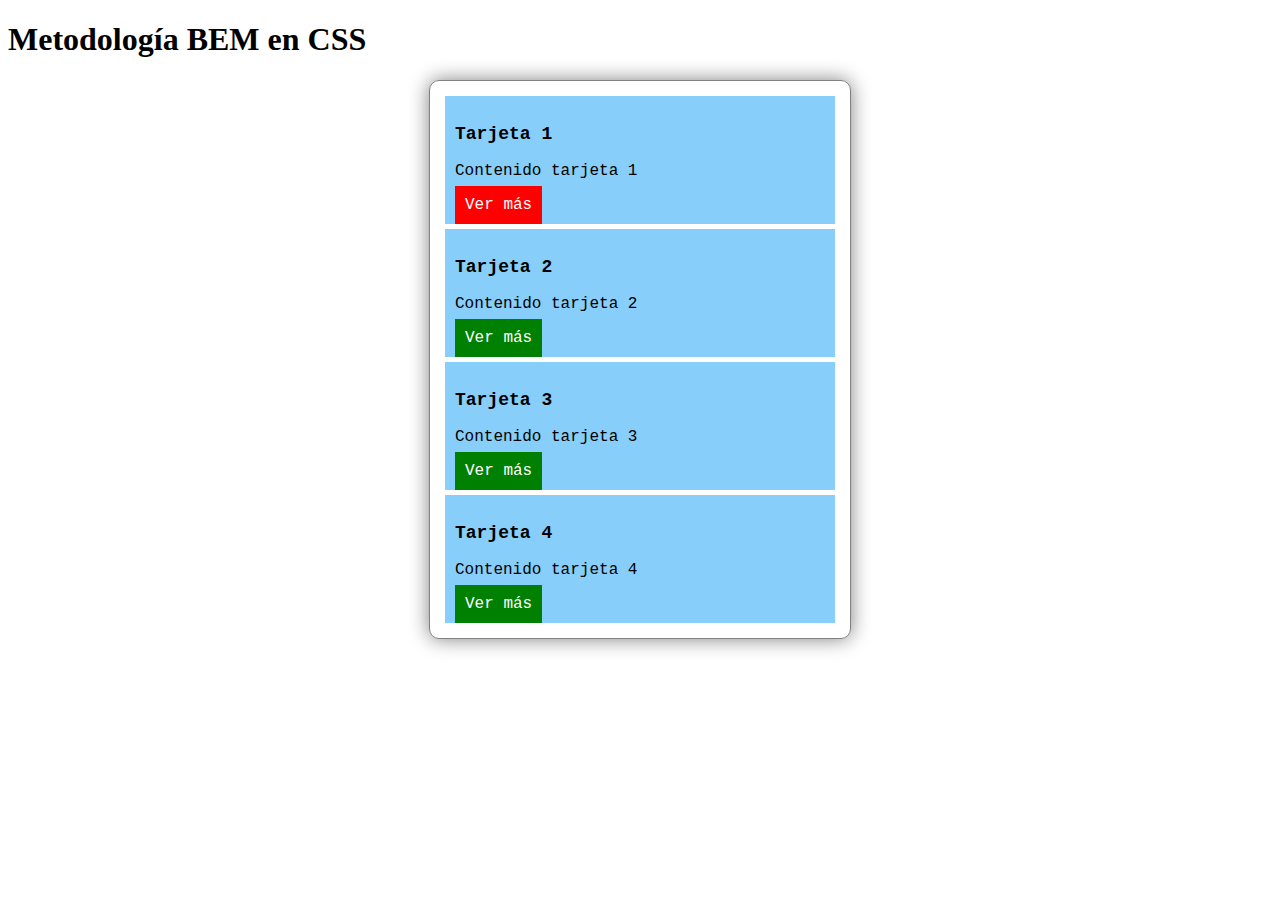
<file: 01-BEM/index.html>
<!DOCTYPE html>
<html lang="es">
  <head>
    <meta charset="UTF-8" />
    <meta name="viewport" content="width=device-width, initial-scale=1.0" />
    <title>BEM en CSS</title>
    <link rel="stylesheet" href="styles.css" />
  </head>
  <body>
    <h1>Metodología BEM en CSS</h1>

    <section class="cards">
      <article class="cards__card">
        <h3 class="card__title">Tarjeta 1</h3>
        <p class="card__content">Contenido tarjeta 1</p>
        <a href="#" class="card__link card__link--red">Ver más</a>
      </article>
      <article class="cards__card">
        <h3 class="card__title">Tarjeta 2</h3>
        <p class="card__content">Contenido tarjeta 2</p>
        <a href="#" class="card__link">Ver más</a>
      </article>
      <article class="cards__card">
        <h3 class="card__title">Tarjeta 3</h3>
        <p class="card__content">Contenido tarjeta 3</p>
        <a href="#" class="card__link">Ver más</a>
      </article>
      <article class="cards__card">
        <h3 class="card__title">Tarjeta 4</h3>
        <p class="card__content">Contenido tarjeta 4</p>
        <a href="#" class="card__link">Ver más</a>
      </article>
    </section>

    <!-- <section class="cards">
      <div class="card">
        <h3>Tarjeta 1</h3>
        <p>contenido tarjeta 1</p>
        <a href="#">Ver más</a>
      </div>
      <div class="card">
        <h3>Tarjeta 2</h3>
        <p>contenido tarjeta 2</p>
        <a href="#">Ver más</a>
      </div>
      <div class="card">
        <h3>Tarjeta 3</h3>
        <p>contenido tarjeta 3</p>
        <a href="#">Ver más</a>
      </div>
      <div class="card">
        <h3>Tarjeta 4</h3>
        <p>contenido tarjeta 4</p>
        <a href="#">Ver más</a>
      </div>
    </section> -->
  </body>
</html>
</file>
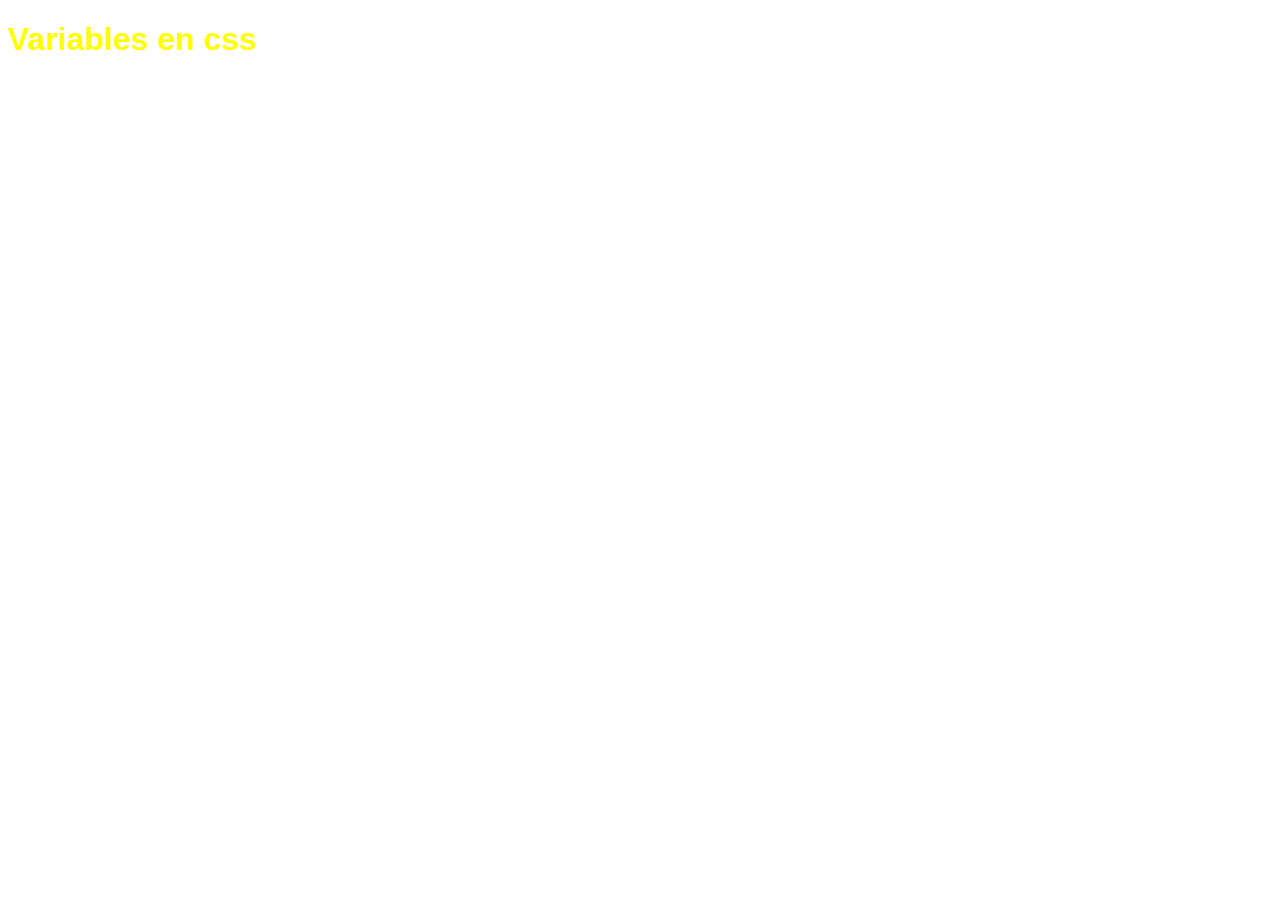
<file: 02-variables/index.html>
<!DOCTYPE html>
<html lang="es">
  <head>
    <meta charset="UTF-8" />
    <meta name="viewport" content="width=device-width, initial-scale=1.0" />
    <title>Variables en css</title>
    <link rel="stylesheet" href="styles.css" />
  </head>
  <body>
    <h1>Variables en css</h1>
  </body>
</html>
</file>
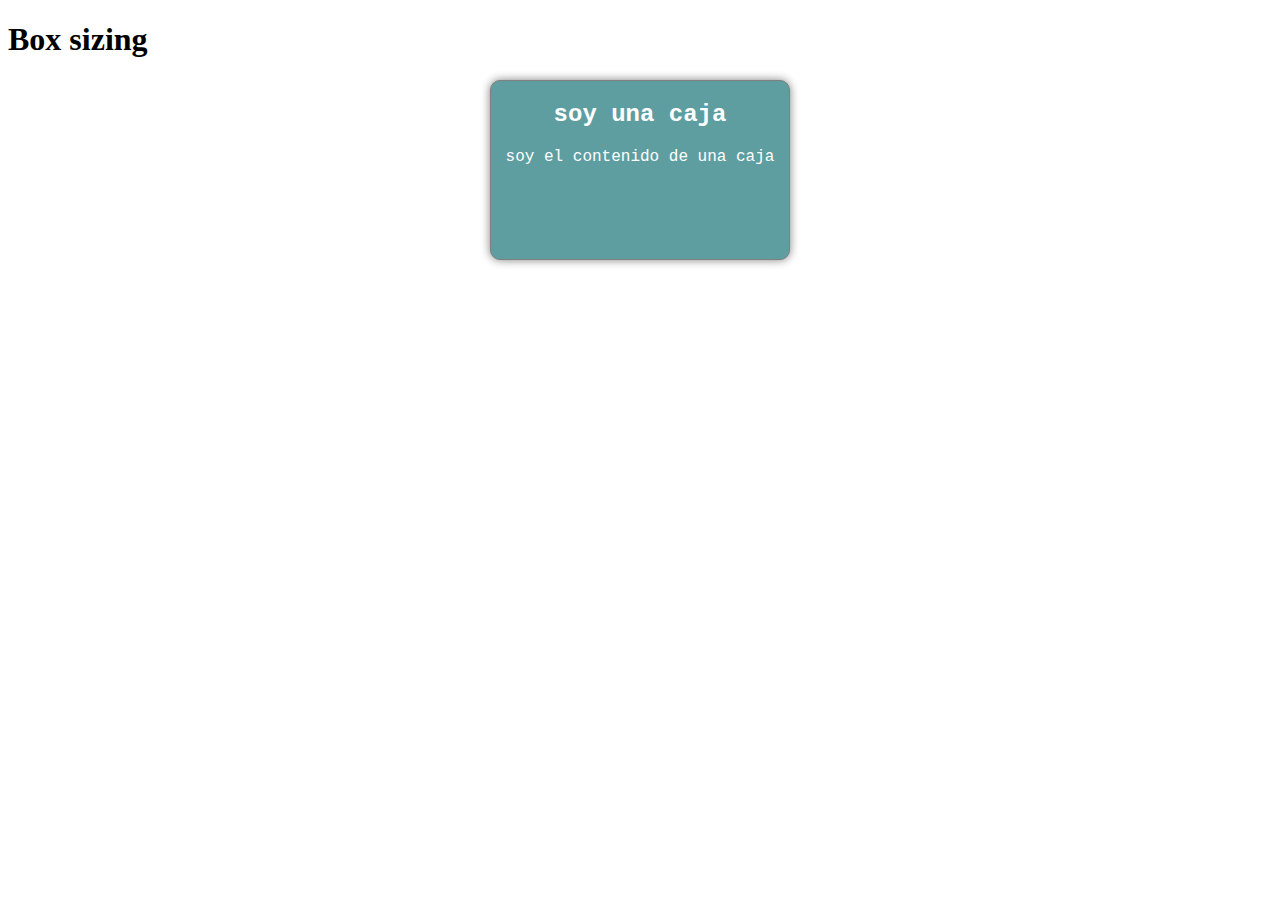
<file: 03-box-sizing/index.html>
<!DOCTYPE html>
<html lang="en">
  <head>
    <meta charset="UTF-8" />
    <meta name="viewport" content="width=device-width, initial-scale=1.0" />
    <title>Box sizing</title>
    <link rel="stylesheet" href="style.css" />
  </head>
  <body>
    <h1>Box sizing</h1>

    <div class="caja">
      <h2>soy una caja</h2>
      <p>soy el contenido de una caja</p>
    </div>
  </body>
</html>
</file>
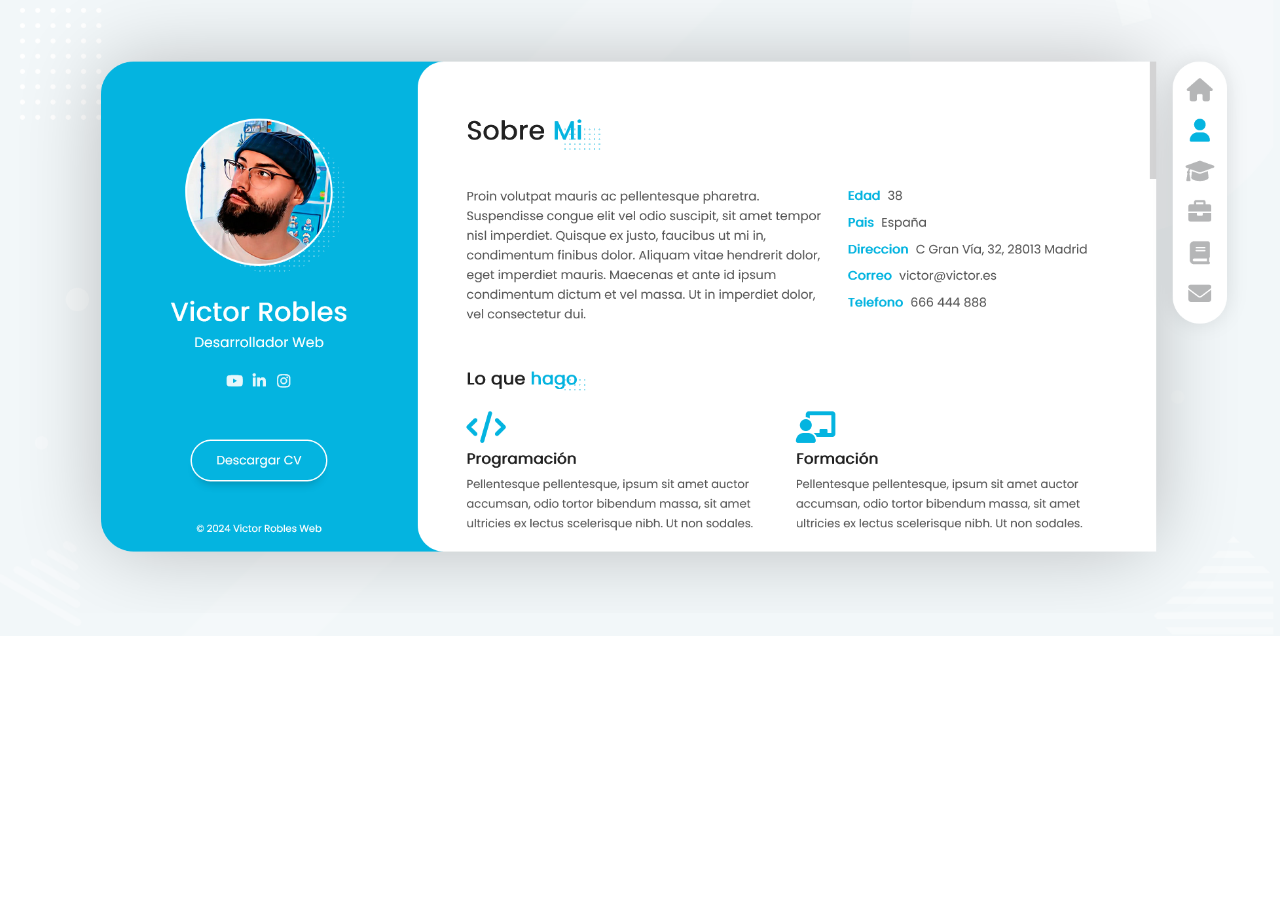
<file: 04-diseno-web/index.html>
<!DOCTYPE html>
<html lang="es">
  <head>
    <meta charset="UTF-8" />
    <meta http-equiv="X-UA-Compatible" content="IE=edge" />
    <meta name="viewport" content="width=device-width, initial-scale=1.0" />
    <link rel="icon" type="image/png" href="./04-portafolio.png" />
    <style type="text/css">
      * {
        margin: 0;
        padding: 0;
      }
      img {
        width: 100%;
      }
    </style>
    <title>DISEÑO</title>
  </head>
  <body>
    <img src="./02-sobre-mi.png" />
  </body>
</html>
</file>
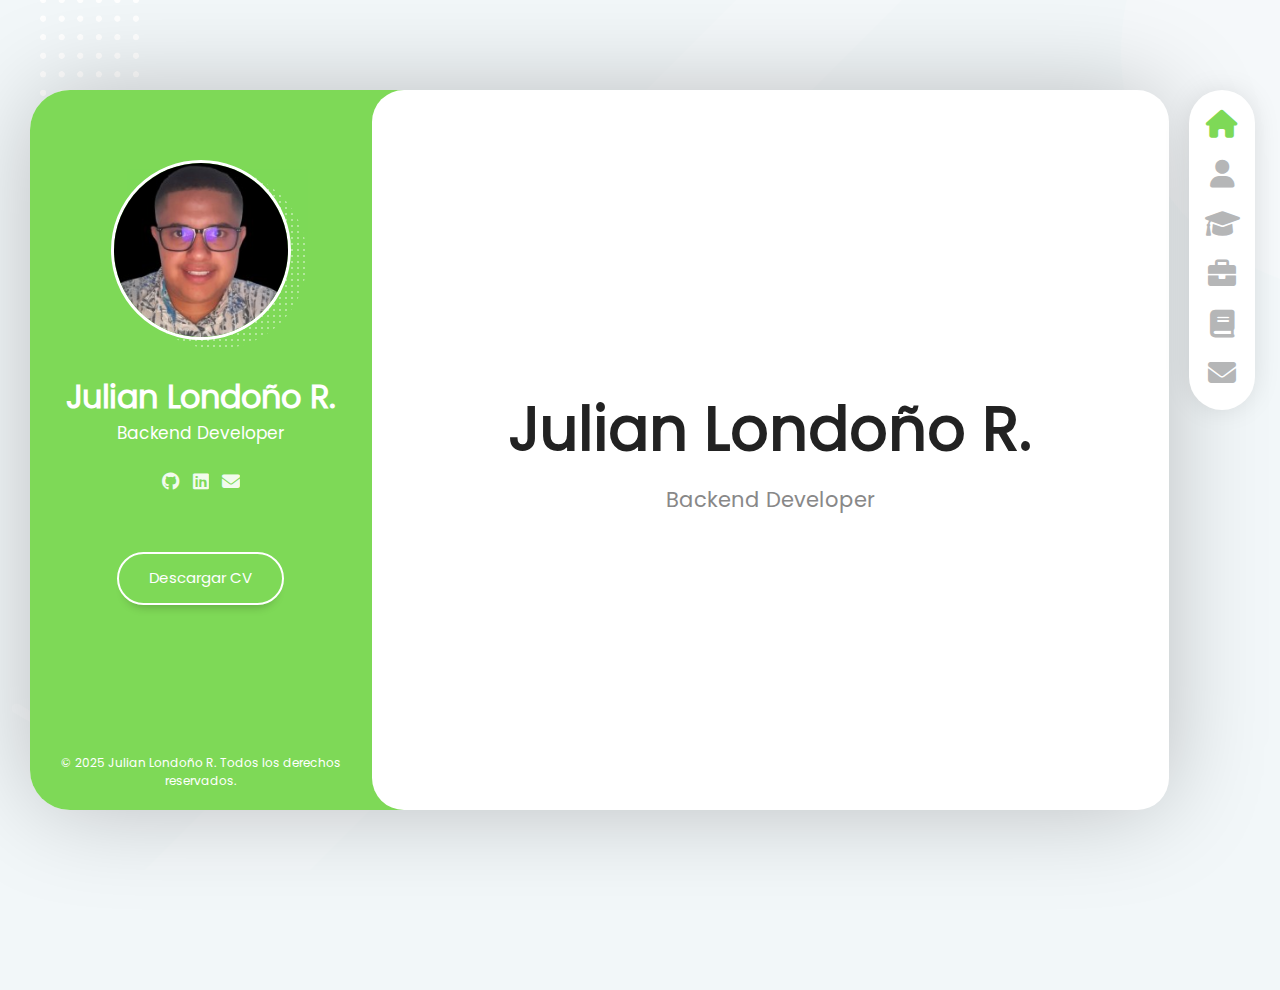
<file: 05-maquetacion-web1/index.html>
<!DOCTYPE html>
<html lang="es">
  <head>
    <meta charset="UTF-8" />
    <meta
      name="viewport"
      content="width=device-width, initial-scale=1.0, maximum-scale=1"
    />
    <link
      rel="stylesheet"
      href="assets/fonts/fontawesome-free-6.1.2-web/css/all.min.css"
    />
    <link rel="stylesheet" href="assets/fonts/poppins/poppins.css" />
    <link rel="stylesheet" href="assets/css/reset.css" />
    <link rel="stylesheet" href="assets/css/scroll.css" />
    <link rel="stylesheet" href="assets/css/styles.css" />
    <link rel="stylesheet" href="assets/css/responsive.css" />

    <script src="assets/js/menu.js" defer></script>
    <title>Portfolio - Julicode</title>
  </head>
  <body>
    <div id="app">
      <!--Layout principal-->
      <div class="layout">
        <!--barra lateral (info usuario)-->
        <aside class="layout__aside">
          <section class="aside__user-info">
            <!--Informacion general usuario-->
            <div class="user-info__general">
              <div class="user-info__container-image">
                <img
                  src="assets/img/profile.jpg"
                  alt="Foto de perfil"
                  class="user-info__image"
                />
              </div>

              <h2 class="user-info__name">Julian Londoño R.</h2>
              <h4 class="user-info__job">Backend Developer</h4>
            </div>

            <!--Menu de navegacion-->
            <nav class="layout__menu">
              <ul class="menu__list">
                <li class="menu__option">
                  <a href="index.html" class="menu__link menu__link--active">
                    <i class="menu__icon fa-solid fa-house"></i>
                    <span class="menu__overlay">Home</span>
                  </a>
                </li>

                <li class="menu__option">
                  <a href="sobre-mi.html" class="menu__link">
                    <i class="menu__icon fa-solid fa-user"></i>
                    <span class="menu__overlay">Sobre mi</span>
                  </a>
                </li>

                <li class="menu__option">
                  <a href="curriculum.html" class="menu__link">
                    <i class="menu__icon fa-solid fa-graduation-cap"></i>
                    <span class="menu__overlay">Curriculum</span>
                  </a>
                </li>

                <li class="menu__option">
                  <a href="portafolio.html" class="menu__link">
                    <i class="menu__icon fa-solid fa-briefcase"></i>
                    <span class="menu__overlay">Portafolio</span>
                  </a>
                </li>

                <li class="menu__option">
                  <a href="blog.html" class="menu__link">
                    <i class="menu__icon fa-solid fa-book"></i>
                    <span class="menu__overlay">Blog</span>
                  </a>
                </li>

                <li class="menu__option">
                  <a href="contacto.html" class="menu__link">
                    <i class="menu__icon fa-solid fa-envelope"></i>
                    <span class="menu__overlay">Contacto</span>
                  </a>
                </li>
              </ul>
            </nav>

            <!--links a redes sociales-->
            <div class="user-info__links">
              <ul class="links__social">
                <li class="social__option">
                  <a
                    href="https://github.com/julicode10"
                    target="_blank"
                    class="social__link"
                  >
                    <i class="social__icon fa-brands fa-github"></i>
                  </a>
                </li>
                <li class="social__option">
                  <a
                    href="https://www.linkedin.com/in/julicode"
                    target="_blank"
                    class="social__link"
                  >
                    <i class="social__icon fa-brands fa-linkedin"></i>
                  </a>
                </li>
                <li class="social__option">
                  <a href="mailto:jlondono433@gmail.com" class="social__link">
                    <i class="social__icon fa-solid fa-envelope"></i>
                  </a>
                </li>
              </ul>
            </div>

            <!--Boton del curriculum-->
            <div class="user-info__buttons">
              <a
                href="assets/CV Julian Londoño Raigosa.pdf"
                target="_blank"
                class="user-info__btn"
                >Descargar CV</a
              >
            </div>

            <!--Pie de pagina-->
            <footer class="user-info__footer">
              &copy; 2025 Julian Londoño R. Todos los derechos reservados.
            </footer>
          </section>
        </aside>
        <!--Menu responsive-->
        <div class="layout__menu-toogle">
          <i class="menu-toogle__icon fa-solid fa-bars"></i>
          <i class="menu-toogle__icon fa-solid fa-xmark"></i>
        </div>
        <!--Contenido principal-->
        <main class="layout__content">
          <section class="content__page">
            <h1 class="page__name">Julian Londoño R.</h1>
            <h2 class="page__job">Backend Developer</h2>
          </section>
        </main>
      </div>
    </div>
  </body>
</html>
</file>
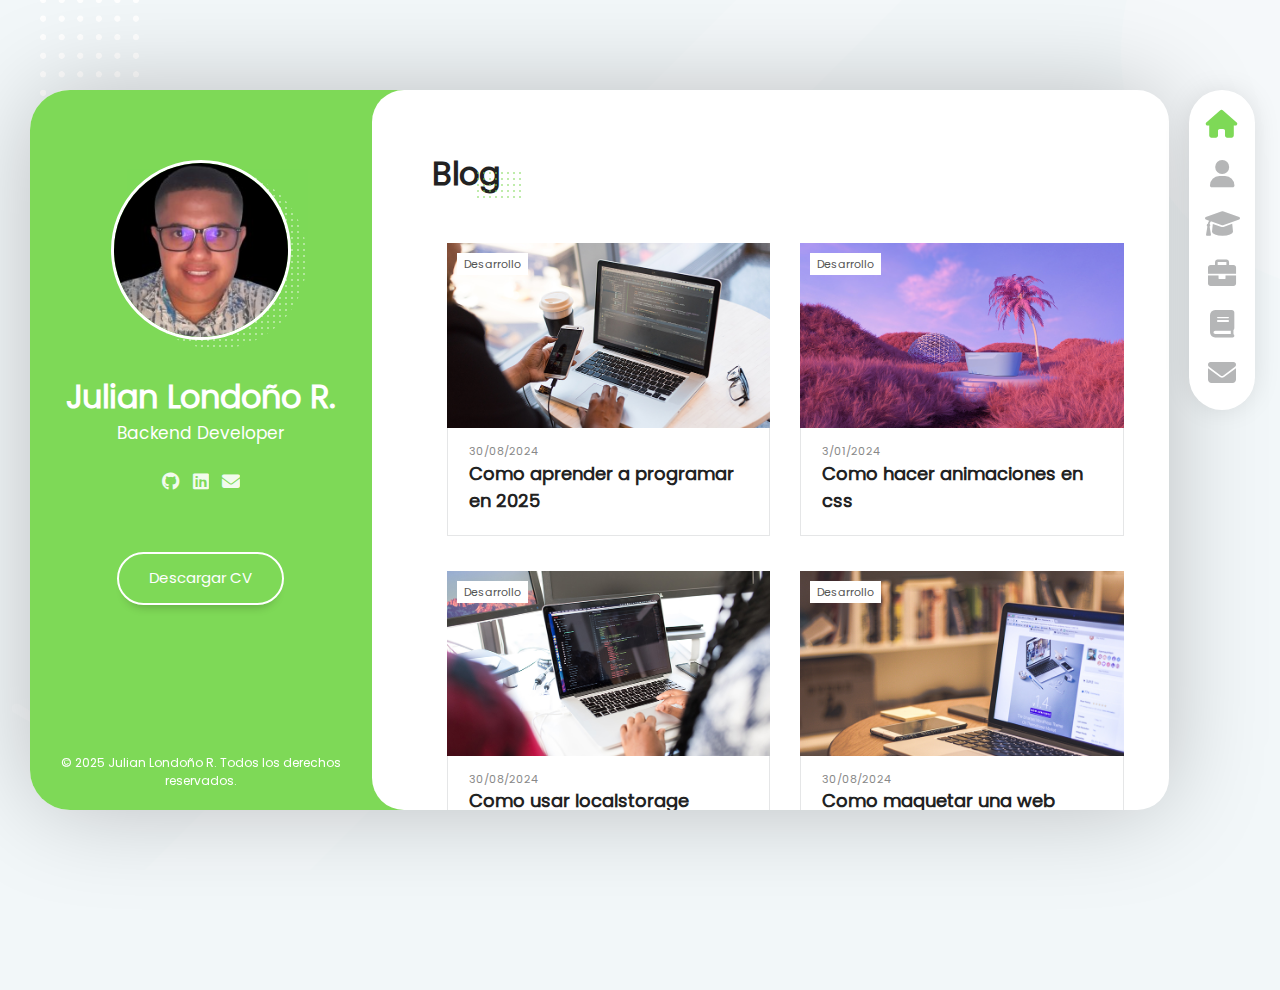
<file: 05-maquetacion-web1/blog.html>
<!DOCTYPE html>
<html lang="es">
  <head>
    <meta charset="UTF-8" />
    <meta
      name="viewport"
      content="width=device-width, initial-scale=1.0, maximum-scale=1"
    />
    <link
      rel="stylesheet"
      href="assets/fonts/fontawesome-free-6.1.2-web/css/all.min.css"
    />
    <link rel="stylesheet" href="assets/fonts/poppins/poppins.css" />
    <link rel="stylesheet" href="assets/css/reset.css" />
    <link rel="stylesheet" href="assets/css/scroll.css" />
    <link rel="stylesheet" href="assets/css/styles.css" />
    <link rel="stylesheet" href="assets/css/responsive.css" />

    <script src="assets/js/menu.js" defer></script>
    <title>Portfolio - Julicode</title>
  </head>
  <body>
    <!--Layout principal-->
    <div class="layout">
      <!--barra lateral (info usuario)-->
      <aside class="layout__aside">
        <section class="aside__user-info">
          <!--Informacion general usuario-->
          <div class="user-info__general">
            <div class="user-info__container-image">
              <img
                src="assets/img/profile.jpg"
                alt="Foto de perfil"
                class="user-info__image"
              />
            </div>

            <h2 class="user-info__name">Julian Londoño R.</h2>
            <h4 class="user-info__job">Backend Developer</h4>
          </div>

          <!--Menu de navegacion-->
          <nav class="layout__menu">
            <ul class="menu__list">
              <li class="menu__option">
                <a href="index.html" class="menu__link menu__link--active">
                  <i class="menu__icon fa-solid fa-house"></i>
                  <span class="menu__overlay">Home</span>
                </a>
              </li>

              <li class="menu__option">
                <a href="sobre-mi.html" class="menu__link">
                  <i class="menu__icon fa-solid fa-user"></i>
                  <span class="menu__overlay">Sobre mi</span>
                </a>
              </li>

              <li class="menu__option">
                <a href="curriculum.html" class="menu__link">
                  <i class="menu__icon fa-solid fa-graduation-cap"></i>
                  <span class="menu__overlay">Curriculum</span>
                </a>
              </li>

              <li class="menu__option">
                <a href="portafolio.html" class="menu__link">
                  <i class="menu__icon fa-solid fa-briefcase"></i>
                  <span class="menu__overlay">Portafolio</span>
                </a>
              </li>

              <li class="menu__option">
                <a href="blog.html" class="menu__link">
                  <i class="menu__icon fa-solid fa-book"></i>
                  <span class="menu__overlay">Blog</span>
                </a>
              </li>

              <li class="menu__option">
                <a href="contacto.html" class="menu__link">
                  <i class="menu__icon fa-solid fa-envelope"></i>
                  <span class="menu__overlay">Contacto</span>
                </a>
              </li>
            </ul>
          </nav>

          <!--links a redes sociales-->
          <div class="user-info__links">
            <ul class="links__social">
              <li class="social__option">
                <a
                  href="https://github.com/julicode10"
                  target="_blank"
                  class="social__link"
                >
                  <i class="social__icon fa-brands fa-github"></i>
                </a>
              </li>
              <li class="social__option">
                <a
                  href="https://www.linkedin.com/in/julicode"
                  target="_blank"
                  class="social__link"
                >
                  <i class="social__icon fa-brands fa-linkedin"></i>
                </a>
              </li>
              <li class="social__option">
                <a href="mailto:jlondono433@gmail.com" class="social__link">
                  <i class="social__icon fa-solid fa-envelope"></i>
                </a>
              </li>
            </ul>
          </div>

          <!--Boton del curriculum-->
          <div class="user-info__buttons">
            <a
              href="assets/CV Julian Londoño Raigosa.pdf"
              target="_blank"
              class="user-info__btn"
              >Descargar CV</a
            >
          </div>

          <!--Pie de pagina-->
          <footer class="user-info__footer">
            &copy; 2025 Julian Londoño R. Todos los derechos reservados.
          </footer>
        </section>
      </aside>
      <!--Menu responsive-->
      <div class="layout__menu-toogle">
        <i class="menu-toogle__icon fa-solid fa-bars"></i>
        <i class="menu-toogle__icon fa-solid fa-xmark"></i>
      </div>
      <!--Contenido principal-->
      <main class="layout__content">
        <section class="content__page content__blog">
          <header class="blog__header">
            <h1 class="blog__title">Blog</h1>
          </header>

          <section class="blog__articles">
            <article class="articles__article">
              <div class="article__top">
                <div class="article__category">Desarrollo</div>
                <a href="#" class="article__image-link">
                  <div class="article__mask">
                    <img
                      src="assets/img/articulo-1.jpg"
                      alt="articulo 1"
                      class="article__image"
                    />
                  </div>
                  <div class="article__logo">
                    <i class="article__icon fa-solid fa-book"></i>
                  </div>
                </a>
              </div>
              <div class="article__bottom">
                <time datetime="2024/08/30" class="article__date">
                  30/08/2024
                </time>
                <a href="#" class="article__link">
                  <h2 class="article__title">
                    Como aprender a programar en 2025
                  </h2>
                </a>
              </div>
            </article>

            <article class="articles__article">
              <div class="article__top">
                <div class="article__category">Desarrollo</div>
                <a href="#" class="article__image-link">
                  <div class="article__mask">
                    <img
                      src="assets/img/articulo-2.jpg"
                      alt="articulo 2"
                      class="article__image"
                    />
                  </div>
                  <div class="article__logo">
                    <i class="article__icon fa-solid fa-book"></i>
                  </div>
                </a>
              </div>
              <div class="article__bottom">
                <time datetime="2024/08/30" class="article__date">
                  3/01/2024
                </time>
                <a href="#" class="article__link">
                  <h2 class="article__title">Como hacer animaciones en css</h2>
                </a>
              </div>
            </article>

            <article class="articles__article">
              <div class="article__top">
                <div class="article__category">Desarrollo</div>
                <a href="#" class="article__image-link">
                  <div class="article__mask">
                    <img
                      src="assets/img/articulo-3.jpg"
                      alt="articulo 3"
                      class="article__image"
                    />
                  </div>
                  <div class="article__logo">
                    <i class="article__icon fa-solid fa-book"></i>
                  </div>
                </a>
              </div>
              <div class="article__bottom">
                <time datetime="2024/08/30" class="article__date">
                  30/08/2024
                </time>
                <a href="#" class="article__link">
                  <h2 class="article__title">Como usar localstorage</h2>
                </a>
              </div>
            </article>

            <article class="articles__article">
              <div class="article__top">
                <div class="article__category">Desarrollo</div>
                <a href="#" class="article__image-link">
                  <div class="article__mask">
                    <img
                      src="assets/img/articulo-4.jpg"
                      alt="articulo 4"
                      class="article__image"
                    />
                  </div>
                  <div class="article__logo">
                    <i class="article__icon fa-solid fa-book"></i>
                  </div>
                </a>
              </div>
              <div class="article__bottom">
                <time datetime="2024/08/30" class="article__date">
                  30/08/2024
                </time>
                <a href="#" class="article__link">
                  <h2 class="article__title">Como maquetar una web</h2>
                </a>
              </div>
            </article>
          </section>
        </section>
      </main>
    </div>
  </body>
</html>
</file>
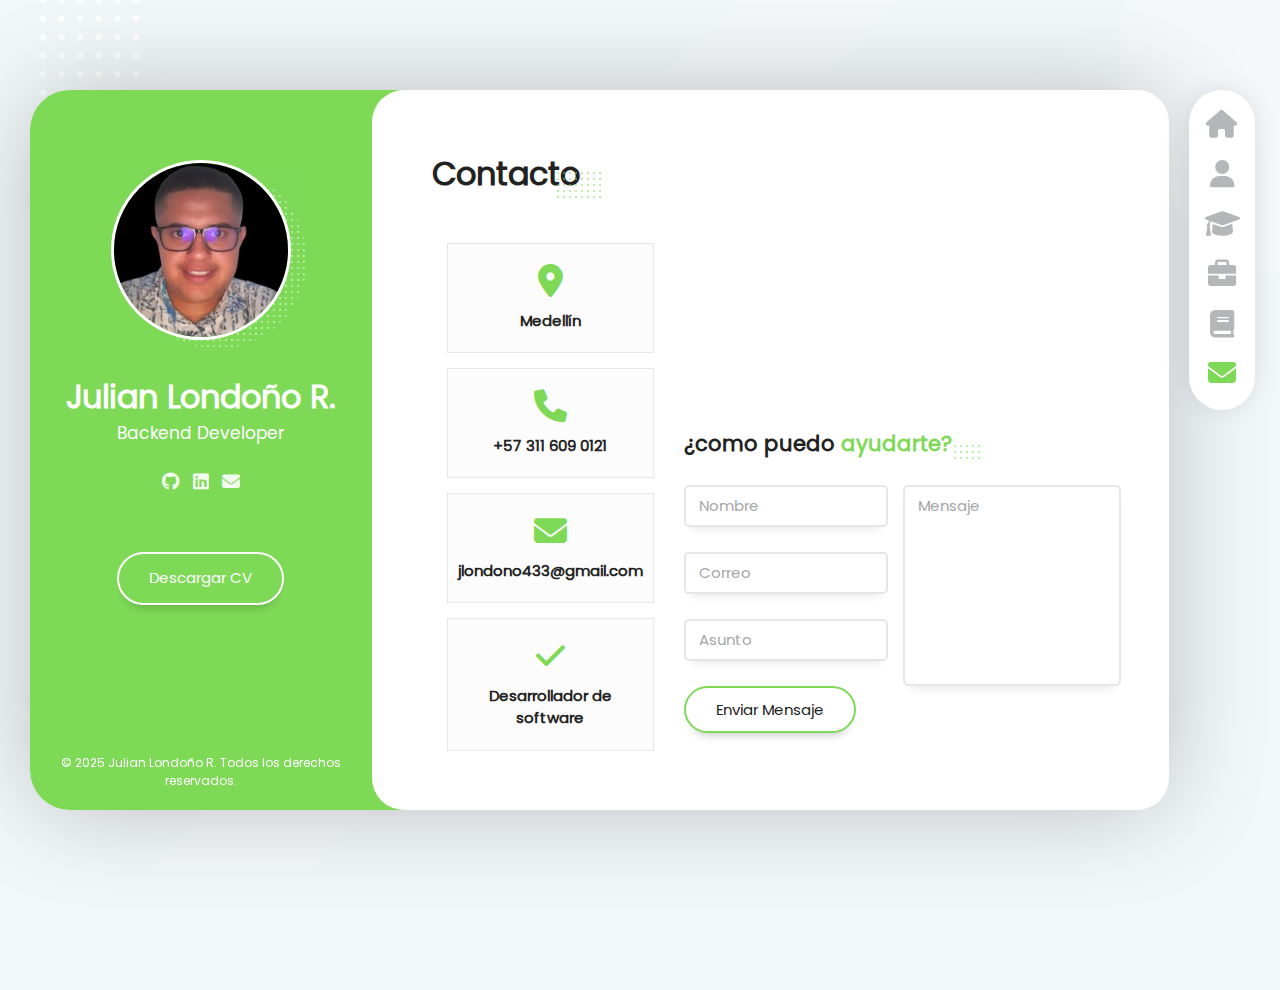
<file: 05-maquetacion-web1/contacto.html>
<!DOCTYPE html>
<html lang="es">
  <head>
    <meta charset="UTF-8" />
    <meta
      name="viewport"
      content="width=device-width, initial-scale=1.0, maximum-scale=1"
    />
    <link
      rel="stylesheet"
      href="assets/fonts/fontawesome-free-6.1.2-web/css/all.min.css"
    />
    <link rel="stylesheet" href="assets/fonts/poppins/poppins.css" />
    <link rel="stylesheet" href="assets/css/reset.css" />
    <link rel="stylesheet" href="assets/css/scroll.css" />
    <link rel="stylesheet" href="assets/css/styles.css" />
    <link rel="stylesheet" href="assets/css/responsive.css" />
    <link rel="stylesheet" href="assets/css/loader.css" />

    <script src="assets/js/map.js" defer></script>
    <script src="assets/js/menu.js" defer></script>
    <title>Portfolio - Julicode</title>
  </head>
  <body>
    <!--Layout principal-->
    <section class="layout">
      <!--barra lateral (info usuario)-->
      <aside class="layout__aside">
        <section class="aside__user-info">
          <!--Informacion general usuario-->
          <div class="user-info__general">
            <div class="user-info__container-image">
              <img
                src="assets/img/profile.jpg"
                alt="Foto de perfil"
                class="user-info__image"
              />
            </div>

            <h2 class="user-info__name">Julian Londoño R.</h2>
            <h4 class="user-info__job">Backend Developer</h4>
          </div>

          <!--Menu de navegacion-->
          <nav class="layout__menu">
            <ul class="menu__list">
              <li class="menu__option">
                <a href="index.html" class="menu__link">
                  <i class="menu__icon fa-solid fa-house"></i>
                  <span class="menu__overlay">Home</span>
                </a>
              </li>

              <li class="menu__option">
                <a href="sobre-mi.html" class="menu__link">
                  <i class="menu__icon fa-solid fa-user"></i>
                  <span class="menu__overlay">Sobre mi</span>
                </a>
              </li>

              <li class="menu__option">
                <a href="curriculum.html" class="menu__link">
                  <i class="menu__icon fa-solid fa-graduation-cap"></i>
                  <span class="menu__overlay">Curriculum</span>
                </a>
              </li>

              <li class="menu__option">
                <a href="portafolio.html" class="menu__link">
                  <i class="menu__icon fa-solid fa-briefcase"></i>
                  <span class="menu__overlay">Portafolio</span>
                </a>
              </li>

              <li class="menu__option">
                <a href="blog.html" class="menu__link">
                  <i class="menu__icon fa-solid fa-book"></i>
                  <span class="menu__overlay">Blog</span>
                </a>
              </li>

              <li class="menu__option">
                <a href="contacto.html" class="menu__link menu__link--active">
                  <i class="menu__icon fa-solid fa-envelope"></i>
                  <span class="menu__overlay">Contacto</span>
                </a>
              </li>
            </ul>
          </nav>

          <!--links a redes sociales-->
          <div class="user-info__links">
            <ul class="links__social">
              <li class="social__option">
                <a
                  href="https://github.com/julicode10"
                  target="_blank"
                  class="social__link"
                >
                  <i class="social__icon fa-brands fa-github"></i>
                </a>
              </li>
              <li class="social__option">
                <a
                  href="https://www.linkedin.com/in/julicode"
                  target="_blank"
                  class="social__link"
                >
                  <i class="social__icon fa-brands fa-linkedin"></i>
                </a>
              </li>
              <li class="social__option">
                <a href="mailto:jlondono433@gmail.com" class="social__link">
                  <i class="social__icon fa-solid fa-envelope"></i>
                </a>
              </li>
            </ul>
          </div>

          <!--Boton del curriculum-->
          <div class="user-info__buttons">
            <a
              href="assets/CV Julian Londoño Raigosa.pdf"
              target="_blank"
              class="user-info__btn"
              >Descargar CV</a
            >
          </div>

          <!--Pie de pagina-->
          <footer class="user-info__footer">
            &copy; 2025 Julian Londoño R. Todos los derechos reservados.
          </footer>
        </section>
      </aside>
      <!--Menu responsive-->
      <div class="layout__menu-toogle">
        <i class="menu-toogle__icon fa-solid fa-bars"></i>
        <i class="menu-toogle__icon fa-solid fa-xmark"></i>
      </div>
      <!--Contenido principal-->
      <main class="layout__content">
        <section class="content__page content__contact">
          <header class="contact__header">
            <h1 class="contact__title">Contacto</h1>
          </header>

          <section class="contact__container">
            <section class="contact__info">
              <div class="contact__data">
                <i class="contact__icon fa-solid fa-location-dot"></i>
                <h2 class="contact__subititle">Medellín</h2>
              </div>

              <div class="contact__data">
                <i class="contact__icon fa-solid fa-phone"></i>
                <h2 class="contact__subititle">+57 311 609 0121</h2>
              </div>

              <div class="contact__data">
                <i class="contact__icon fa-solid fa-envelope"></i>
                <h2 class="contact__subititle">jlondono433@gmail.com</h2>
              </div>

              <div class="contact__data">
                <i class="contact__icon fa-solid fa-check"></i>
                <h2 class="contact__subititle">Desarrollador de software</h2>
              </div>
            </section>
            <section class="contact__form-box">
              <div class="contact__map" id="load-iframe-map">
                <span class="loader"></span>
              </div>
              <header class="contact__form-header">
                <h3 class="form-header__title">
                  ¿como puedo <span class="subtitle__color">ayudarte?</span>
                </h3>
              </header>
              <form class="contact__form">
                <section class="form__container">
                  <section class="form__left">
                    <div class="form__group">
                      <input
                        type="text"
                        name="name"
                        required
                        placeholder="Nombre"
                        class="form__input"
                      />
                      <label for="name" class="form__label">Nombre</label>
                    </div>

                    <div class="form__group">
                      <input
                        type="email"
                        name="email"
                        required
                        placeholder="Correo"
                        class="form__input"
                      />
                      <label for="email" class="form__label">Correo</label>
                    </div>

                    <div class="form__group">
                      <input
                        type="text"
                        name="subject"
                        required
                        placeholder="Asunto"
                        class="form__input"
                      />
                      <label for="subject" class="form__label">Asunto</label>
                    </div>
                  </section>
                  <section class="form__right">
                    <div class="form__group form__group--textarea">
                      <textarea
                        class="form__input form__input--textarea"
                        name="message"
                        required
                        placeholder="Mensaje"
                      ></textarea>
                      <label for="message" class="form__label">Mensaje</label>
                    </div>
                  </section>
                </section>
                <input
                  type="submit"
                  class="form__button"
                  value="Enviar Mensaje"
                />
              </form>
            </section>
          </section>
        </section>
      </main>
    </section>
  </body>
</html>
</file>
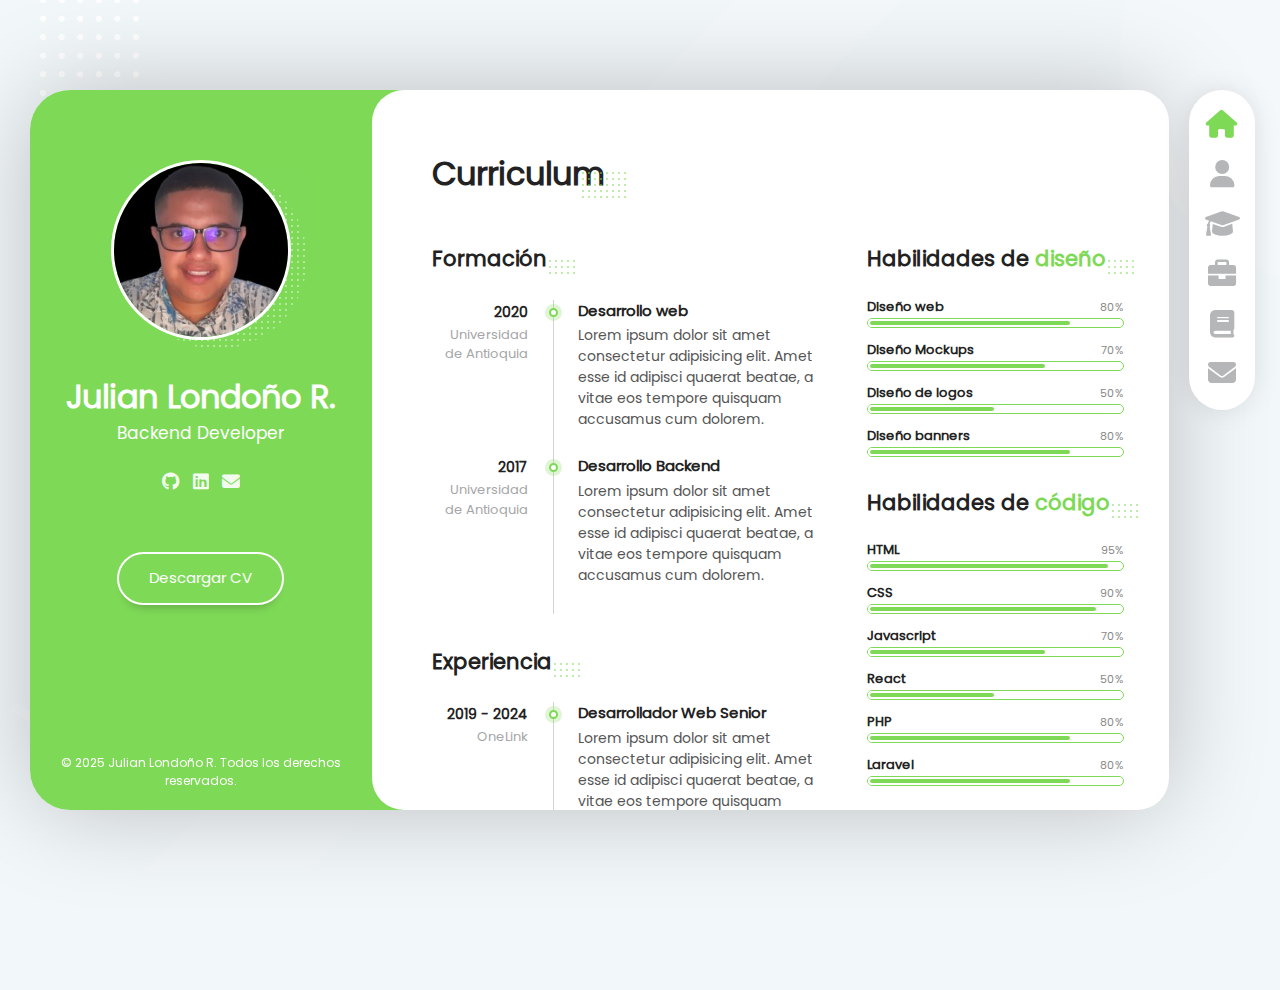
<file: 05-maquetacion-web1/curriculum.html>
<!DOCTYPE html>
<html lang="es">
  <head>
    <meta charset="UTF-8" />
    <meta
      name="viewport"
      content="width=device-width, initial-scale=1.0, maximum-scale=1"
    />
    <link
      rel="stylesheet"
      href="assets/fonts/fontawesome-free-6.1.2-web/css/all.min.css"
    />
    <link rel="stylesheet" href="assets/fonts/poppins/poppins.css" />
    <link rel="stylesheet" href="assets/css/reset.css" />
    <link rel="stylesheet" href="assets/css/scroll.css" />
    <link rel="stylesheet" href="assets/css/styles.css" />
    <link rel="stylesheet" href="assets/css/responsive.css" />
    <script src="assets/js/menu.js" defer></script>
    <title>Portfolio - Julicode</title>
  </head>
  <body>
    <!--Layout principal-->
    <div class="layout">
      <!--barra lateral (info usuario)-->
      <aside class="layout__aside">
        <section class="aside__user-info">
          <!--Informacion general usuario-->
          <div class="user-info__general">
            <div class="user-info__container-image">
              <img
                src="assets/img/profile.jpg"
                alt="Foto de perfil"
                class="user-info__image"
              />
            </div>

            <h2 class="user-info__name">Julian Londoño R.</h2>
            <h4 class="user-info__job">Backend Developer</h4>
          </div>

          <!--Menu de navegacion-->
          <nav class="layout__menu">
            <ul class="menu__list">
              <li class="menu__option">
                <a href="index.html" class="menu__link menu__link--active">
                  <i class="menu__icon fa-solid fa-house"></i>
                  <span class="menu__overlay">Home</span>
                </a>
              </li>

              <li class="menu__option">
                <a href="sobre-mi.html" class="menu__link">
                  <i class="menu__icon fa-solid fa-user"></i>
                  <span class="menu__overlay">Sobre mi</span>
                </a>
              </li>

              <li class="menu__option">
                <a href="curriculum.html" class="menu__link">
                  <i class="menu__icon fa-solid fa-graduation-cap"></i>
                  <span class="menu__overlay">Curriculum</span>
                </a>
              </li>

              <li class="menu__option">
                <a href="portafolio.html" class="menu__link">
                  <i class="menu__icon fa-solid fa-briefcase"></i>
                  <span class="menu__overlay">Portafolio</span>
                </a>
              </li>

              <li class="menu__option">
                <a href="blog.html" class="menu__link">
                  <i class="menu__icon fa-solid fa-book"></i>
                  <span class="menu__overlay">Blog</span>
                </a>
              </li>

              <li class="menu__option">
                <a href="contacto.html" class="menu__link">
                  <i class="menu__icon fa-solid fa-envelope"></i>
                  <span class="menu__overlay">Contacto</span>
                </a>
              </li>
            </ul>
          </nav>

          <!--links a redes sociales-->
          <div class="user-info__links">
            <ul class="links__social">
              <li class="social__option">
                <a
                  href="https://github.com/julicode10"
                  target="_blank"
                  class="social__link"
                >
                  <i class="social__icon fa-brands fa-github"></i>
                </a>
              </li>
              <li class="social__option">
                <a
                  href="https://www.linkedin.com/in/julicode"
                  target="_blank"
                  class="social__link"
                >
                  <i class="social__icon fa-brands fa-linkedin"></i>
                </a>
              </li>
              <li class="social__option">
                <a href="mailto:jlondono433@gmail.com" class="social__link">
                  <i class="social__icon fa-solid fa-envelope"></i>
                </a>
              </li>
            </ul>
          </div>

          <!--Boton del curriculum-->
          <div class="user-info__buttons">
            <a
              href="assets/CV Julian Londoño Raigosa.pdf"
              target="_blank"
              class="user-info__btn"
              >Descargar CV</a
            >
          </div>

          <!--Pie de pagina-->
          <footer class="user-info__footer">
            &copy; 2025 Julian Londoño R. Todos los derechos reservados.
          </footer>
        </section>
      </aside>
      <!--Menu responsive-->
      <div class="layout__menu-toogle">
        <i class="menu-toogle__icon fa-solid fa-bars"></i>
        <i class="menu-toogle__icon fa-solid fa-xmark"></i>
      </div>
      <!--Contenido principal-->
      <main class="layout__content">
        <section class="content__page content__resume">
          <header class="resume__header">
            <h1 class="resume__title">Curriculum</h1>
          </header>

          <div class="resume__container">
            <section class="resume__left">
              <header class="resume__subheader">
                <h2 class="resume__subtitle">Formación</h2>
              </header>
              <div class="resume__timelines">
                <article class="timelines__timeline">
                  <header class="timeline__header">
                    <h4 class="timeline__year">2020</h4>
                    <span class="timeline__company">
                      Universidad de Antioquia
                    </span>
                  </header>
                  <div class="timeline__divider"></div>
                  <div class="timeline__description">
                    <h3 class="timeline__title">Desarrollo web</h3>
                    <p class="timeline__text">
                      Lorem ipsum dolor sit amet consectetur adipisicing elit.
                      Amet esse id adipisci quaerat beatae, a vitae eos tempore
                      quisquam accusamus cum dolorem.
                    </p>
                  </div>
                </article>

                <article class="timelines__timeline">
                  <header class="timeline__header">
                    <h4 class="timeline__year">2017</h4>
                    <span class="timeline__company">
                      Universidad de Antioquia
                    </span>
                  </header>
                  <div class="timeline__divider"></div>
                  <div class="timeline__description">
                    <h3 class="timeline__title">Desarrollo Backend</h3>
                    <p class="timeline__text">
                      Lorem ipsum dolor sit amet consectetur adipisicing elit.
                      Amet esse id adipisci quaerat beatae, a vitae eos tempore
                      quisquam accusamus cum dolorem.
                    </p>
                  </div>
                </article>
              </div>

              <header class="resume__subheader">
                <h2 class="resume__subtitle">Experiencia</h2>
              </header>
              <div class="resume__timelines">
                <article class="timelines__timeline">
                  <header class="timeline__header">
                    <h4 class="timeline__year">2019 - 2024</h4>
                    <span class="timeline__company"> OneLink </span>
                  </header>
                  <div class="timeline__divider"></div>
                  <div class="timeline__description">
                    <h3 class="timeline__title">Desarrollador Web Senior</h3>
                    <p class="timeline__text">
                      Lorem ipsum dolor sit amet consectetur adipisicing elit.
                      Amet esse id adipisci quaerat beatae, a vitae eos tempore
                      quisquam accusamus cum dolorem.
                    </p>
                  </div>
                </article>

                <article class="timelines__timeline">
                  <header class="timeline__header">
                    <h4 class="timeline__year">2016 - 2018</h4>
                    <span class="timeline__company"> Sena </span>
                  </header>
                  <div class="timeline__divider"></div>
                  <div class="timeline__description">
                    <h3 class="timeline__title">Web Master</h3>
                    <p class="timeline__text">
                      Lorem ipsum dolor sit amet consectetur adipisicing elit.
                      Amet esse id adipisci quaerat beatae, a vitae eos tempore
                      quisquam accusamus cum dolorem.
                    </p>
                  </div>
                </article>

                <article class="timelines__timeline">
                  <header class="timeline__header">
                    <h4 class="timeline__year">2014 - 2015</h4>
                    <span class="timeline__company"> Sofka </span>
                  </header>
                  <div class="timeline__divider"></div>
                  <div class="timeline__description">
                    <h3 class="timeline__title">Desarrollador PHP</h3>
                    <p class="timeline__text">
                      Lorem ipsum dolor sit amet consectetur adipisicing elit.
                      Amet esse id adipisci quaerat beatae, a vitae eos tempore
                      quisquam accusamus cum dolorem.
                    </p>
                  </div>
                </article>
              </div>
            </section>

            <section class="resume__right">
              <header class="resume__subheader">
                <h2 class="resume__subtitle">
                  Habilidades de <span class="subtitle__color">diseño</span>
                </h2>
              </header>

              <div class="resume__skills">
                <article class="skills__title">
                  <h4 class="skills__text">Diseño web</h4>
                  <span class="skills__number">80%</span>
                </article>
                <div class="skills__progressbar">
                  <div class="skills__percentage kills__percentage--80"></div>
                </div>

                <article class="skills__title">
                  <h4 class="skills__text">Diseño Mockups</h4>
                  <span class="skills__number">70%</span>
                </article>
                <div class="skills__progressbar">
                  <div class="skills__percentage kills__percentage--70"></div>
                </div>

                <article class="skills__title">
                  <h4 class="skills__text">Diseño de logos</h4>
                  <span class="skills__number">50%</span>
                </article>
                <div class="skills__progressbar">
                  <div class="skills__percentage kills__percentage--50"></div>
                </div>

                <article class="skills__title">
                  <h4 class="skills__text">Diseño banners</h4>
                  <span class="skills__number">80%</span>
                </article>
                <div class="skills__progressbar">
                  <div class="skills__percentage kills__percentage--80"></div>
                </div>
              </div>

              <header class="resume__subheader">
                <h2 class="resume__subtitle">
                  Habilidades de <span class="subtitle__color">código</span>
                </h2>
              </header>

              <div class="resume__skills">
                <article class="skills__title">
                  <h4 class="skills__text">HTML</h4>
                  <span class="skills__number">95%</span>
                </article>
                <div class="skills__progressbar">
                  <div class="skills__percentage kills__percentage--95"></div>
                </div>

                <article class="skills__title">
                  <h4 class="skills__text">CSS</h4>
                  <span class="skills__number">90%</span>
                </article>
                <div class="skills__progressbar">
                  <div class="skills__percentage kills__percentage--90"></div>
                </div>

                <article class="skills__title">
                  <h4 class="skills__text">Javascript</h4>
                  <span class="skills__number">70%</span>
                </article>
                <div class="skills__progressbar">
                  <div class="skills__percentage kills__percentage--70"></div>
                </div>

                <article class="skills__title">
                  <h4 class="skills__text">React</h4>
                  <span class="skills__number">50%</span>
                </article>
                <div class="skills__progressbar">
                  <div class="skills__percentage kills__percentage--50"></div>
                </div>

                <article class="skills__title">
                  <h4 class="skills__text">PHP</h4>
                  <span class="skills__number">80%</span>
                </article>
                <div class="skills__progressbar">
                  <div class="skills__percentage kills__percentage--80"></div>
                </div>

                <article class="skills__title">
                  <h4 class="skills__text">Laravel</h4>
                  <span class="skills__number">80%</span>
                </article>
                <div class="skills__progressbar">
                  <div class="skills__percentage kills__percentage--80"></div>
                </div>
              </div>

              <header class="resume__subheader">
                <h2 class="resume__subtitle">Conocimientos</h2>
              </header>

              <div class="resume__knowledges">
                <ul class="knowledges__list">
                  <li class="knowledges__option">Programación</li>
                  <li class="knowledges__option">Desarrollo web</li>
                  <li class="knowledges__option">Diseño web</li>
                  <li class="knowledges__option">Comunicación</li>
                  <li class="knowledges__option">Redes sociales</li>
                  <li class="knowledges__option">Edición</li>
                </ul>
              </div>
            </section>
          </div>

          <div class="resume__certificates">
            <header class="resume__subheader">
              <h2 class="resume__subtitle">Certificados</h2>
            </header>

            <section class="certificates__container">
              <article class="certificates__certificate">
                <div class="certificate__logo">
                  <img
                    src="assets/img/certificado-1.png"
                    class="certificate__image"
                    alt="certificado"
                  />
                </div>
                <div class="certificate__content">
                  <h4 class="certificate__title">Master en PHP, SQL, POO</h4>
                  <span class="certificate__id">ID verificación: 43566344</span>
                  <span class="certificate__date">10 junio 2024</span>
                </div>
              </article>

              <article class="certificates__certificate">
                <div class="certificate__logo">
                  <img
                    src="assets/img/certificado-1.png"
                    class="certificats__image"
                    alt="certificado"
                  />
                </div>
                <div class="certificate__content">
                  <h4 class="certificate__title">Master en Pruebas tecnicas</h4>
                  <span class="certificate__id">ID verificación: 6475443</span>
                  <span class="certificate__date">10 mayo 2024</span>
                </div>
              </article>
            </section>
          </div>
        </section>
      </main>
    </div>
  </body>
</html>
</file>
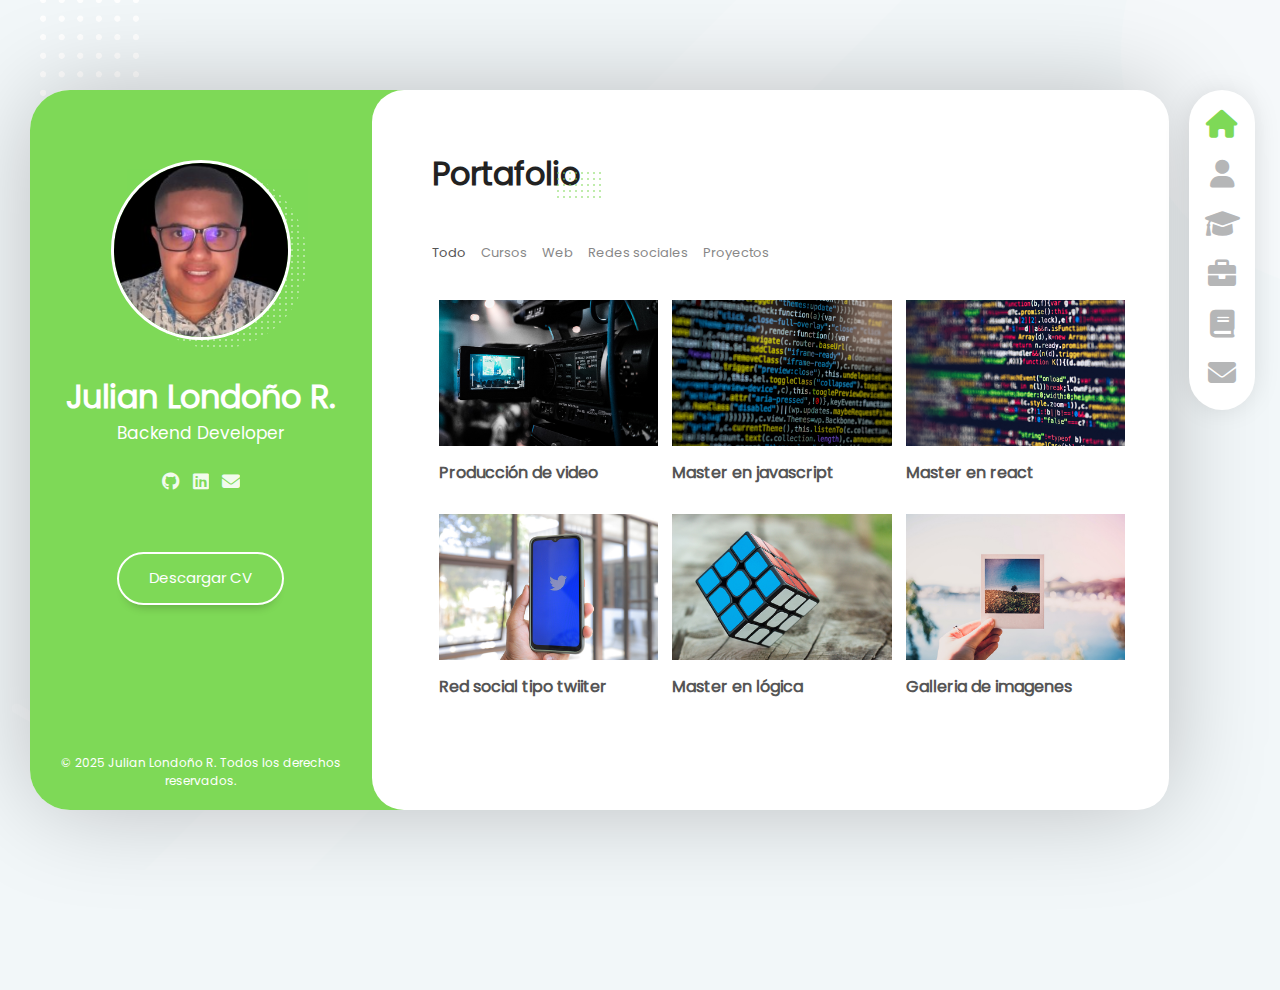
<file: 05-maquetacion-web1/portafolio.html>
<!DOCTYPE html>
<html lang="es">
  <head>
    <meta charset="UTF-8" />
    <meta
      name="viewport"
      content="width=device-width, initial-scale=1.0, maximum-scale=1"
    />
    <link
      rel="stylesheet"
      href="assets/fonts/fontawesome-free-6.1.2-web/css/all.min.css"
    />
    <link rel="stylesheet" href="assets/fonts/poppins/poppins.css" />
    <link rel="stylesheet" href="assets/css/reset.css" />
    <link rel="stylesheet" href="assets/css/scroll.css" />
    <link rel="stylesheet" href="assets/css/styles.css" />
    <link rel="stylesheet" href="assets/css/responsive.css" />

    <script src="assets/js/menu.js" defer></script>
    <title>Portfolio - Julicode</title>
  </head>
  <body>
    <!--Layout principal-->
    <div class="layout">
      <!--barra lateral (info usuario)-->
      <aside class="layout__aside">
        <section class="aside__user-info">
          <!--Informacion general usuario-->
          <div class="user-info__general">
            <div class="user-info__container-image">
              <img
                src="assets/img/profile.jpg"
                alt="Foto de perfil"
                class="user-info__image"
              />
            </div>

            <h2 class="user-info__name">Julian Londoño R.</h2>
            <h4 class="user-info__job">Backend Developer</h4>
          </div>

          <!--Menu de navegacion-->
          <nav class="layout__menu">
            <ul class="menu__list">
              <li class="menu__option">
                <a href="index.html" class="menu__link menu__link--active">
                  <i class="menu__icon fa-solid fa-house"></i>
                  <span class="menu__overlay">Home</span>
                </a>
              </li>

              <li class="menu__option">
                <a href="sobre-mi.html" class="menu__link">
                  <i class="menu__icon fa-solid fa-user"></i>
                  <span class="menu__overlay">Sobre mi</span>
                </a>
              </li>

              <li class="menu__option">
                <a href="curriculum.html" class="menu__link">
                  <i class="menu__icon fa-solid fa-graduation-cap"></i>
                  <span class="menu__overlay">Curriculum</span>
                </a>
              </li>

              <li class="menu__option">
                <a href="portafolio.html" class="menu__link">
                  <i class="menu__icon fa-solid fa-briefcase"></i>
                  <span class="menu__overlay">Portafolio</span>
                </a>
              </li>

              <li class="menu__option">
                <a href="blog.html" class="menu__link">
                  <i class="menu__icon fa-solid fa-book"></i>
                  <span class="menu__overlay">Blog</span>
                </a>
              </li>

              <li class="menu__option">
                <a href="contacto.html" class="menu__link">
                  <i class="menu__icon fa-solid fa-envelope"></i>
                  <span class="menu__overlay">Contacto</span>
                </a>
              </li>
            </ul>
          </nav>

          <!--links a redes sociales-->
          <div class="user-info__links">
            <ul class="links__social">
              <li class="social__option">
                <a
                  href="https://github.com/julicode10"
                  target="_blank"
                  class="social__link"
                >
                  <i class="social__icon fa-brands fa-github"></i>
                </a>
              </li>
              <li class="social__option">
                <a
                  href="https://www.linkedin.com/in/julicode"
                  target="_blank"
                  class="social__link"
                >
                  <i class="social__icon fa-brands fa-linkedin"></i>
                </a>
              </li>
              <li class="social__option">
                <a href="mailto:jlondono433@gmail.com" class="social__link">
                  <i class="social__icon fa-solid fa-envelope"></i>
                </a>
              </li>
            </ul>
          </div>

          <!--Boton del curriculum-->
          <div class="user-info__buttons">
            <a
              href="assets/CV Julian Londoño Raigosa.pdf"
              target="_blank"
              class="user-info__btn"
              >Descargar CV</a
            >
          </div>

          <!--Pie de pagina-->
          <footer class="user-info__footer">
            &copy; 2025 Julian Londoño R. Todos los derechos reservados.
          </footer>
        </section>
      </aside>
      <!--Menu responsive-->
      <div class="layout__menu-toogle">
        <i class="menu-toogle__icon fa-solid fa-bars"></i>
        <i class="menu-toogle__icon fa-solid fa-xmark"></i>
      </div>
      <!--Contenido principal-->
      <main class="layout__content">
        <section class="content__page content__portfolio">
          <header class="portfolio__header">
            <h1 class="portfolio__title">Portafolio</h1>
          </header>

          <nav class="portfolio__navbar">
            <ul class="portfolio__menu">
              <li class="portfolio__opcion portfolio__option--active">
                <a href="#" class="portfolio__link">Todo</a>
              </li>
              <li class="portfolio__opcion">
                <a href="#" class="portfolio__link">Cursos</a>
              </li>
              <li class="portfolio__opcion">
                <a href="#" class="portfolio__link">Web</a>
              </li>
              <li class="portfolio__opcion">
                <a href="#" class="portfolio__link">Redes sociales</a>
              </li>
              <li class="portfolio__opcion">
                <a href="#" class="portfolio__link">Proyectos</a>
              </li>
            </ul>
          </nav>

          <section class="portfolio__gallery">
            <figure class="gallery__item">
              <div class="gallery__container-image">
                <a href="#" class="gallery__link">
                  <img
                    src="assets/img/galeria-1.jpg"
                    alt="proyecto 1"
                    class="gallery__image"
                  />
                </a>
              </div>

              <figcaption class="gallery__title">
                Producción de video
              </figcaption>
              <i class="gallery__icon fa-solid fa-video-camera"></i>
              <span class="gallery__category">Videos</span>
            </figure>

            <figure class="gallery__item">
              <div class="gallery__container-image">
                <a href="#" class="gallery__link">
                  <img
                    src="assets/img/galeria-2.jpg"
                    alt="proyecto 2"
                    class="gallery__image"
                  />
                </a>
              </div>

              <figcaption class="gallery__title">
                Master en javascript
              </figcaption>
              <i class="gallery__icon fa-solid fa-code"></i>
              <span class="gallery__category">Cursos</span>
            </figure>

            <figure class="gallery__item">
              <div class="gallery__container-image">
                <a href="#" class="gallery__link">
                  <img
                    src="assets/img/galeria-3.jpg"
                    alt="proyecto 3"
                    class="gallery__image"
                  />
                </a>
              </div>

              <figcaption class="gallery__title">Master en react</figcaption>
              <i class="gallery__icon fa-solid fa-code"></i>
              <span class="gallery__category">Cursos</span>
            </figure>

            <figure class="gallery__item">
              <div class="gallery__container-image">
                <a href="#" class="gallery__link">
                  <img
                    src="assets/img/galeria-4.jpg"
                    alt="proyecto 4"
                    class="gallery__image"
                  />
                </a>
              </div>

              <figcaption class="gallery__title">
                Red social tipo twiiter
              </figcaption>
              <i class="gallery__icon fa-solid fa-code"></i>
              <span class="gallery__category">Desarrollo</span>
            </figure>

            <figure class="gallery__item">
              <div class="gallery__container-image">
                <a href="#" class="gallery__link">
                  <img
                    src="assets/img/galeria-5.jpg"
                    alt="proyecto 5"
                    class="gallery__image"
                  />
                </a>
              </div>

              <figcaption class="gallery__title">Master en lógica</figcaption>
              <i class="gallery__icon fa-solid fa-code"></i>
              <span class="gallery__category">Cursos</span>
            </figure>

            <figure class="gallery__item">
              <div class="gallery__container-image">
                <a href="#" class="gallery__link">
                  <img
                    src="assets/img/galeria-6.jpg"
                    alt="proyecto 6"
                    class="gallery__image"
                  />
                </a>
              </div>

              <figcaption class="gallery__title">
                Galleria de imagenes
              </figcaption>
              <i class="gallery__icon fa-solid fa-video-camera"></i>
              <span class="gallery__category">Proyecto</span>
            </figure>
          </section>
        </section>
      </main>
    </div>
  </body>
</html>
</file>
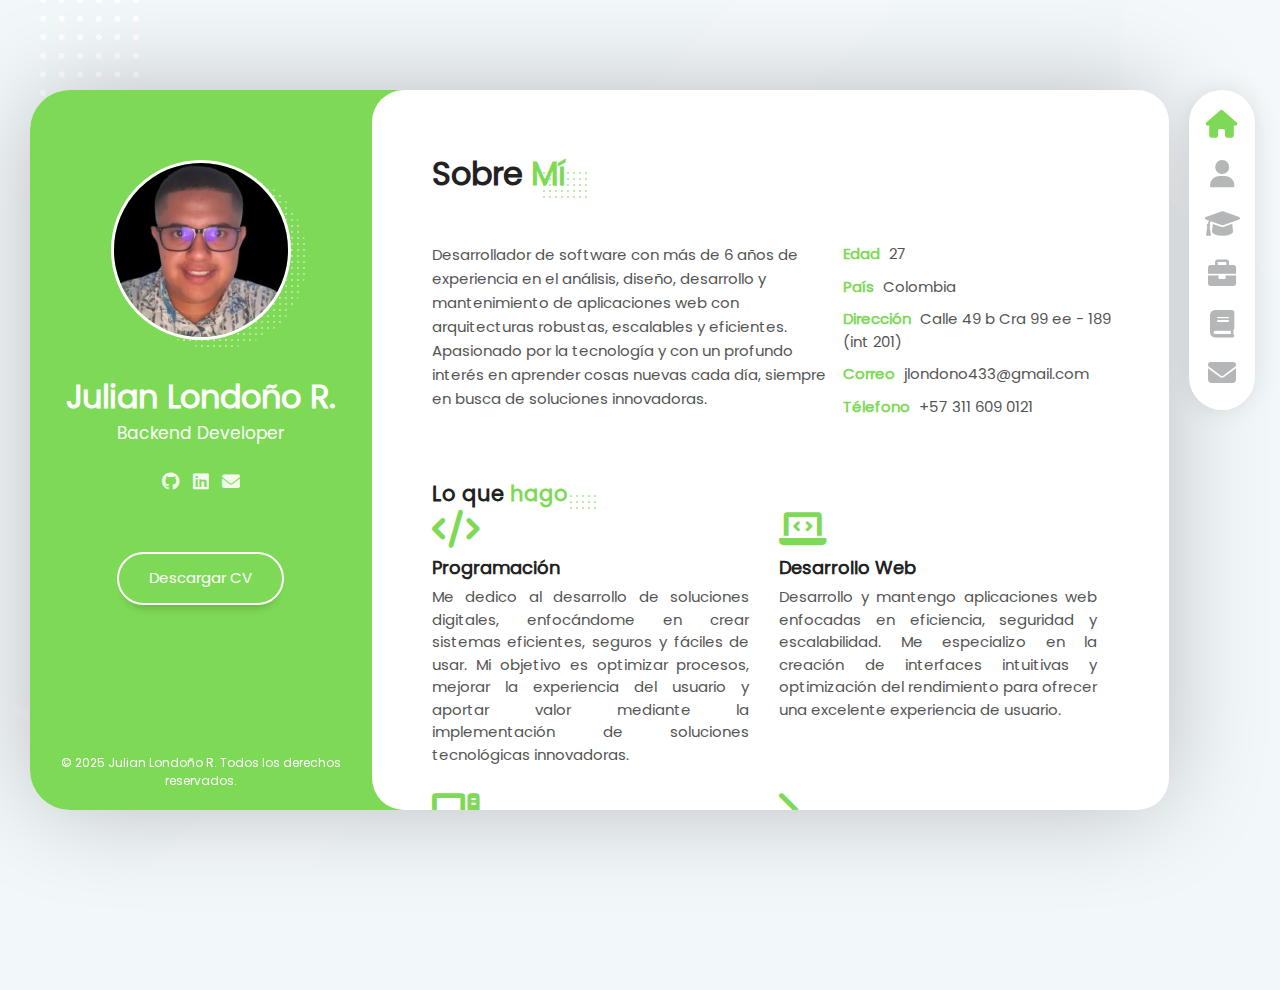
<file: 05-maquetacion-web1/sobre-mi.html>
<!DOCTYPE html>
<html lang="es">
  <head>
    <meta charset="UTF-8" />
    <meta
      name="viewport"
      content="width=device-width, initial-scale=1.0, maximum-scale=1"
    />
    <link
      rel="stylesheet"
      href="assets/fonts/fontawesome-free-6.1.2-web/css/all.min.css"
    />
    <link rel="stylesheet" href="assets/fonts/poppins/poppins.css" />
    <link rel="stylesheet" href="assets/css/reset.css" />
    <link rel="stylesheet" href="assets/css/scroll.css" />
    <link rel="stylesheet" href="assets/css/styles.css" />
    <link rel="stylesheet" href="assets/css/responsive.css" />
    <script src="assets/js/menu.js" defer></script>
    <title>Portfolio - Julicode</title>
  </head>
  <body>
    <!--Layout principal-->
    <div class="layout">
      <!--barra lateral (info usuario)-->
      <aside class="layout__aside">
        <section class="aside__user-info">
          <!--Informacion general usuario-->
          <div class="user-info__general">
            <div class="user-info__container-image">
              <img
                src="assets/img/profile.jpg"
                alt="Foto de perfil"
                class="user-info__image"
              />
            </div>

            <h2 class="user-info__name">Julian Londoño R.</h2>
            <h4 class="user-info__job">Backend Developer</h4>
          </div>

          <!--Menu de navegacion-->
          <nav class="layout__menu">
            <ul class="menu__list">
              <li class="menu__option">
                <a href="index.html" class="menu__link menu__link--active">
                  <i class="menu__icon fa-solid fa-house"></i>
                  <span class="menu__overlay">Home</span>
                </a>
              </li>

              <li class="menu__option">
                <a href="sobre-mi.html" class="menu__link">
                  <i class="menu__icon fa-solid fa-user"></i>
                  <span class="menu__overlay">Sobre mi</span>
                </a>
              </li>

              <li class="menu__option">
                <a href="curriculum.html" class="menu__link">
                  <i class="menu__icon fa-solid fa-graduation-cap"></i>
                  <span class="menu__overlay">Curriculum</span>
                </a>
              </li>

              <li class="menu__option">
                <a href="portafolio.html" class="menu__link">
                  <i class="menu__icon fa-solid fa-briefcase"></i>
                  <span class="menu__overlay">Portafolio</span>
                </a>
              </li>

              <li class="menu__option">
                <a href="blog.html" class="menu__link">
                  <i class="menu__icon fa-solid fa-book"></i>
                  <span class="menu__overlay">Blog</span>
                </a>
              </li>

              <li class="menu__option">
                <a href="contacto.html" class="menu__link">
                  <i class="menu__icon fa-solid fa-envelope"></i>
                  <span class="menu__overlay">Contacto</span>
                </a>
              </li>
            </ul>
          </nav>

          <!--links a redes sociales-->
          <div class="user-info__links">
            <ul class="links__social">
              <li class="social__option">
                <a
                  href="https://github.com/julicode10"
                  target="_blank"
                  class="social__link"
                >
                  <i class="social__icon fa-brands fa-github"></i>
                </a>
              </li>
              <li class="social__option">
                <a
                  href="https://www.linkedin.com/in/julicode"
                  target="_blank"
                  class="social__link"
                >
                  <i class="social__icon fa-brands fa-linkedin"></i>
                </a>
              </li>
              <li class="social__option">
                <a href="mailto:jlondono433@gmail.com" class="social__link">
                  <i class="social__icon fa-solid fa-envelope"></i>
                </a>
              </li>
            </ul>
          </div>

          <!--Boton del curriculum-->
          <div class="user-info__buttons">
            <a
              href="assets/CV Julian Londoño Raigosa.pdf"
              target="_blank"
              class="user-info__btn"
              >Descargar CV</a
            >
          </div>

          <!--Pie de pagina-->
          <footer class="user-info__footer">
            &copy; 2025 Julian Londoño R. Todos los derechos reservados.
          </footer>
        </section>
      </aside>
      <!--Menu responsive-->
      <div class="layout__menu-toogle">
        <i class="menu-toogle__icon fa-solid fa-bars"></i>
        <i class="menu-toogle__icon fa-solid fa-xmark"></i>
      </div>
      <!--Contenido principal-->
      <main class="layout__content">
        <section class="content__page content__about">
          <header class="about__header">
            <h1 class="about__title">
              Sobre
              <span class="title__color">Mí</span>
            </h1>
          </header>
          <section class="about__personal-info">
            <article class="personal-info__bio">
              <p class="personal-info__description">
                Desarrollador de software con más de 6 años de experiencia en el
                análisis, diseño, desarrollo y mantenimiento de aplicaciones web
                con arquitecturas robustas, escalables y eficientes. Apasionado
                por la tecnología y con un profundo interés en aprender cosas
                nuevas cada día, siempre en busca de soluciones innovadoras.
              </p>
            </article>
            <div class="personal-info__data">
              <ul class="personal-info__list">
                <li class="personal-info__option">
                  <span class="personal-info__title">Edad</span>
                  <span class="personal-info__value">27</span>
                </li>
                <li class="personal-info__option">
                  <span class="personal-info__title">País</span>
                  <span class="personal-info__value">Colombia</span>
                </li>
                <li class="personal-info__option">
                  <span class="personal-info__title">Dirección</span>
                  <span class="personal-info__value"
                    >Calle 49 b Cra 99 ee - 189 (int 201)</span
                  >
                </li>
                <li class="personal-info__option">
                  <span class="personal-info__title">Correo</span>
                  <span class="personal-info__value"
                    >jlondono433@gmail.com</span
                  >
                </li>
                <li class="personal-info__option">
                  <span class="personal-info__title">Télefono</span>
                  <span class="personal-info__value">+57 311 609 0121</span>
                </li>
              </ul>
            </div>
          </section>

          <section class="about__services">
            <header class="services__header">
              <h2 class="services__title">
                Lo que <span class="title__color">hago</span>
              </h2>

              <div class="services__container">
                <article class="services__service">
                  <div class="service__icon">
                    <i class="service__real-icon fa-solid fa-code"></i>
                  </div>
                  <div class="service__content">
                    <h3 class="service__title">Programación</h3>
                    <p class="service__description">
                      Me dedico al desarrollo de soluciones digitales,
                      enfocándome en crear sistemas eficientes, seguros y
                      fáciles de usar. Mi objetivo es optimizar procesos,
                      mejorar la experiencia del usuario y aportar valor
                      mediante la implementación de soluciones tecnológicas
                      innovadoras.
                    </p>
                  </div>
                </article>

                <article class="services__service">
                  <div class="service__icon">
                    <i class="service__real-icon fa-solid fa-laptop-code"></i>
                  </div>
                  <div class="service__content">
                    <h3 class="service__title">Desarrollo Web</h3>
                    <p class="service__description">
                      Desarrollo y mantengo aplicaciones web enfocadas en
                      eficiencia, seguridad y escalabilidad. Me especializo en
                      la creación de interfaces intuitivas y optimización del
                      rendimiento para ofrecer una excelente experiencia de
                      usuario.
                    </p>
                  </div>
                </article>

                <article class="services__service">
                  <div class="service__icon">
                    <i class="service__real-icon fa-solid fa-computer"></i>
                  </div>
                  <div class="service__content">
                    <h3 class="service__title">Testing</h3>
                    <p class="service__description">
                      Me especializo en garantizar la calidad del software,
                      aplicando metodologías de prueba para asegurar que las
                      aplicaciones sean funcionales, seguras y eficientes.
                      Implemento TDD (Test-Driven Development) para mejorar la
                      confiabilidad del código desde el inicio del desarrollo,
                      reduciendo errores y facilitando el mantenimiento.
                    </p>
                  </div>
                </article>

                <article class="services__service">
                  <div class="service__icon">
                    <i class="service__real-icon fa-solid fa-terminal"></i>
                  </div>
                  <div class="service__content">
                    <h3 class="service__title">Administración</h3>
                    <p class="service__description">
                      Me especializo en la administración, mantenimiento y
                      optimización de sistemas y servidores, asegurando su
                      disponibilidad, seguridad y rendimiento. Implemento
                      soluciones eficientes para la gestión de infraestructuras
                      tecnológicas, garantizando su estabilidad y escalabilidad.
                    </p>
                  </div>
                </article>
              </div>
            </header>
          </section>

          <!-- <section class="about__reviews">
            <header class="reviews__header">
              <h2 class="reviews__title">Reseñas</h2>
            </header>

            <div class="reviews__container">
              <article class="reviews__review">
                <div class="review__image-container">
                  <img
                    src="assets/img/testimonio1.jpg"
                    alt="reviews-1"
                    class="review__image"
                  />
                </div>
                <div class="review__description">
                  <p class="review__text">
                    Lorem ipsum dolor sit amet consectetur adipisicing elit.
                    Enim, consectetur. Expedita autem facere debitis at incidunt
                    sunt provident perspiciatis ipsa! Aliquid veritatis
                    voluptates perspiciatis facere possimus tenetur, dolore
                    natus accusantium.
                  </p>
                </div>
                <div class="review__author">
                  <div class="review__autor-info">
                    <h3 class="review__name">Dily Castillo</h3>
                    <h4 class="review__company">SENA</h4>
                  </div>

                  <div class="review__author-icon">
                    <i class="review__icon fa-solid fa-quote-right"></i>
                  </div>
                </div>
              </article>

              <article class="reviews__review">
                <div class="review__image-container">
                  <img
                    src="assets/img/testimonio2.jpg"
                    alt="reviews-2"
                    class="review__image"
                  />
                </div>
                <div class="review__description">
                  <p class="review__text">
                    Lorem ipsum dolor sit amet consectetur adipisicing elit.
                    Enim, consectetur. Expedita autem facere debitis at incidunt
                    sunt provident perspiciatis ipsa! Aliquid veritatis
                    voluptates perspiciatis facere possimus tenetur, dolore
                    natus accusantium.
                  </p>
                </div>
                <div class="review__author">
                  <div class="review__autor-info">
                    <h3 class="review__name">Ana Lopez</h3>
                    <h4 class="review__company">Sofka Sa</h4>
                  </div>

                  <div class="review__author-icon">
                    <i class="review__icon fa-solid fa-quote-right"></i>
                  </div>
                </div>
              </article>
            </div>
          </section> -->

          <section class="about__clients">
            <header class="clients__header">
              <h2 class="clients__title">Clientes</h2>
              <div class="clients__container">
                <article class="clients__item">
                  <a href="#" class="clients__link">
                    <img
                      src="assets/img/sena.png"
                      alt="logo cliente"
                      class="clients__image"
                    />
                  </a>
                </article>
                <article class="clients__item">
                  <a href="#" class="clients__link">
                    <img
                      src="assets/img/sennova.png"
                      alt="logo cliente"
                      class="clients__image"
                    />
                  </a>
                </article>
                <article class="clients__item">
                  <a href="#" class="clients__link">
                    <img
                      src="assets/img/tecnoparque.png"
                      alt="logo cliente"
                      class="clients__image"
                    />
                  </a>
                </article>
                <article class="clients__item">
                  <a href="#" class="clients__link">
                    <img
                      src="assets/img/desarrollandolo.png"
                      alt="logo cliente"
                      class="clients__image"
                    />
                  </a>
                </article>
              </div>
            </header>
          </section>

          <!-- <section class="about__prices">
            <header class="prices__header">
              <h2 class="prices__title">Precios</h2>
            </header>
            <div class="prices__container">
              <article class="prices__box">
                <div class="prices__subtitle">
                  <span class="prices__text">Normal</span>
                </div>
                <div class="prices__price">
                  <span class="prices__number">20000 COP</span>
                  <span class="prices__advice">Al mes</span>
                </div>
                <div class="prices__buy">
                  <a href="#" class="prices__btn">Prueba gratis</a>
                </div>

                <div class="prices__reward">Un curso de desarrollo web</div>
                <div class="prices__reward">Soporte a preguntas y dudas</div>
                <div class="prices__reward">Certificado de finalización</div>
              </article>

              <article class="prices__box">
                <div class="prices__subtitle">
                  <span class="prices__text">Premium</span>
                </div>
                <div class="prices__price">
                  <span class="prices__number">100000 COP</span>
                  <span class="prices__advice">Al mes</span>
                </div>
                <div class="prices__buy">
                  <a href="#" class="prices__btn">Comprar</a>
                </div>

                <div class="prices__reward">Cinco curso de desarrollo web</div>
                <div class="prices__reward">Soporte a preguntas y dudas</div>
                <div class="prices__reward">Certificado de finalización</div>
              </article>
            </div>
          </section>

          <section class="about__extra">
            <header class="extra__header">
              <h2 class="extra__title">
                Información <span class="title__color">Extra</span>
              </h2>
            </header>
            <div class="extra__container">
              <article class="extra__info">
                <i class="extra__icon fa-solid fa-heart"></i>
                <h4 class="extra__subtitle">Alumnos contentos</h4>
                <span class="extra__quantity">25.000</span>
              </article>

              <article class="extra__info">
                <i class="extra__icon fa-solid fa-clock"></i>
                <h4 class="extra__subtitle">Horas de contenido</h4>
                <span class="extra__quantity">45</span>
              </article>

              <article class="extra__info">
                <i class="extra__icon fa-solid fa-star"></i>
                <h4 class="extra__subtitle">Puntación</h4>
                <span class="extra__quantity">10</span>
              </article>
            </div>
          </section> -->
        </section>
      </main>
    </div>
  </body>
</html>
</file>
<file: 01-BEM/styles.css>
/*
BEM = Bloque elemento modificador

Es una forma de nombrar las clases
Se usa siempre class no ID

class = aplicar estilos
Id = Aplicar funcionalidad (javascript)

.bloque
.bloque__elemento
.bloque__elemento--modificador

1. No usar ID
2. No usar etiquetas
3. Que todo sea un key selector (seleccionar justo elemento al cual sele daran los estilos)
*/

.cards{
    /* 1.tamaños */
    width: 400px;
    /*2. margenes*/
    margin: 10px auto;
    padding: 10px;
    /*3. bordes */
    border: 1px solid gray;
    box-shadow: 0px 0px 20px gray;
    border-radius: 10px;
    /*4. lo que sea */
}

.cards__card {
    font-family: 'Courier New', Courier, monospace;
    padding: 10px;
    background-color: lightskyblue;
    margin: 5px;
}

.card__title {
    font-size: 18px;
    font-weight: bold;
}

.card__link{
    padding: 10px;
    background-color: green;
    color: white;
    text-decoration: none;
}

.card__link--red {
    background-color: red;
}


/* .cards{ */
    /* 1.tamaños */
    /* width: 400px; */
    /*2. margenes*/
    /* margin: 10px auto;
    padding: 10px; */
    /*3. bordes */
    /* border: 1px solid gray;
    box-shadow: 0px 0px 20px gray;
    border-radius: 10px; */
    /*4. lo que sea */
/* } */

/* .cards .card {
    font-family: 'Courier New', Courier, monospace;
    padding: 10px;
    background-color: lightskyblue;
    margin: 5px;
}

.cards .card h3 {
    font-size: 18px;
    font-weight: bold;
}

.cards .card a {
    padding: 10px;
    background-color: green;
    color: white;
    text-decoration: none;
} */
</file>
<file: 02-variables/styles.css>
:root {
    --color-principal: yellow;
    --fuente: Arial, verdana;
}

h1 {
    color: var(--color-principal);
    font-family: var(--fuente);
}
</file>
<file: 03-box-sizing/style.css>
.caja {
    font-family: 'Courier New', Courier, monospace;
    box-sizing: border-box;
    width: 300px;
    height: 180px;
    margin: 0 auto;
    border: 1px solid gray;
    border-radius: 10px;
    box-shadow: 0px 0px 10px gray;
    text-align: center;
    background-color: cadetblue;
    color: white;
}
</file>
<file: 05-maquetacion-web1/assets/fonts/poppins/poppins.css>
@font-face {
    font-family: "Poppins";
    src: url("./Poppins-Regular.ttf") format("truetype");
    font-weight: 400;
    font-style: normal;
}
</file>
<file: 05-maquetacion-web1/assets/css/scroll.css>
:root{
    --color-scrollbar: #D3D3D4;
    --color-background-scrollbar: #eee;
}


/*SCROLL CHROME*/
.content__page::-webkit-scrollbar{
    width: 25px;
    background: transparent;
}

.content__page::-webkit-scrollbar-thumb{
    border: 10px solid transparent;
    box-shadow: none;
    border-radius: 40px;
}

.content__page:hover::-webkit-scrollbar-thumb{
    box-shadow: inset 0 0 0 10px var(--color-scrollbar);
}

.content__page:hover::-webkit-scrollbar-thumb:hover{
    border: 8px solid transparent;
    box-shadow: inset 0 0 0 10px var(--color-secondary);
}

.content__page::-webkit-scrollbar-track{
    background-color: transparent;
    margin: 40px 0;
}



/*SCROLL CHROME BARRA LATERAL*/
.layout__aside::-webkit-scrollbar{
    width: 25px;
    background: var(--color-secondary);
}

.layout__aside::-webkit-scrollbar-thumb{
    border: 10px solid transparent;
    box-shadow: none;
    border-radius: 40px;
}

.layout__aside:hover::-webkit-scrollbar-thumb{
    box-shadow: inset 0 0 0 10px var(--color-principal);
}

.layout__aside:hover::-webkit-scrollbar-thumb:hover{
    border: 8px solid transparent;
    box-shadow: inset 0 0 0 10px var(--color-principal);
}

.layout__aside::-webkit-scrollbar-track{
    background-color: transparent;
    margin: 40px 0;
}


/*SCROLL MOZ*/
.content__page,
.layout__aside{
    scrollbar-width: thin;
    scrollbar-color: var(--color-scrollbar) transparent;
}

.layout__aside{
    scrollbar-width: thin;
    scrollbar-color: var(--color-scrollbar) var(--color-secondary);
}
</file>
<file: 05-maquetacion-web1/assets/css/styles.css>
/*VARIABLES*/
:root {
  --color-principal: #ffffff;
  /*--color-secondary: #04B4E0;*/
  --color-secondary: #7ed957;

  --color-background: #f2f7f9;
  --color-transparent: transparent;

  --color-icon: #b5b6b7;
  --color-title: #222222;
  --color-subtitle: #888;
  --color-text: #555;

  --color-border-reviews: #e5e6e7;
  --color-company: #a5a6a7;

  --color-background-certificate: #f5f5f5;
  --color-background-contact: #fcfcfc;
}

/*ESTILOS GENERALES*/
html {
  font-size: 62.5%; /* 1rem = 10px */
}

body {
  width: 100%;
  height: 100%;
  font-family: "Poppins", Helvetica, sans-serif;
  font-size: 1.5rem;
  background-color: var(--color-background);
  color: var(--color-text);
}

h1,
h2,
h3,
h4,
h5,
h6 {
  color: var(--color-title);
}

/*IMAGEN DE FONDO*/
body {
  background-image: url("../img/fondo.png");
  background-size: cover;
  background-repeat: no-repeat;
  background-position: -20px -120px;
  overflow: hidden;
}

/*ESTRUCTURA PRINCIPAL*/
.layout {
  position: relative;
  min-width: 1290px;
  width: 75%;
  height: 80vh;
  min-height: 80vh;
  margin: 10vh auto;
  display: grid;
  grid-template-areas: "aside content";
  grid-template-columns: 30% 70%;

  /*sombra detras del layout*/
  border-radius: 4rem;
  box-shadow: 0 0 100px -5px rgba(0, 0, 0, 0.25);
}

/*BARRA LATERAL USER*/
.layout__aside {
  grid-area: aside;
  border-radius: 4rem 0 0 4rem;
  overflow: auto;
  overflow-x: hidden;
}

.aside__user-info {
  display: flex;
  flex-direction: column;
  align-items: center;
  text-align: center;
  min-height: 100%;
  min-width: 30rem;
  background-color: var(--color-secondary);
  color: var(--color-principal);
}

.user-info__container-image {
  position: relative;
  display: inline-block;
  width: 18rem;
  margin-top: 7rem;
  z-index: 1;
}

.user-info__image {
  width: 100%;
  background-color: var(--color-principal);
  border: 3px solid var(--color-principal);
  border-radius: 20rem;
}

.user-info__container-image::after {
  content: "hola";
  position: absolute;
  top: 5%;
  left: 9%;
  z-index: -1;
  width: 100%;
  height: 100%;
  background-image: -webkit-repeating-radial-gradient(
    center center,
    #fff,
    #fff 1px,
    transparent 0px,
    transparent 100%
  );
  background-size: 0.6rem 0.6rem;
  opacity: 0.4;
  border-radius: 30rem;
}

.user-info__name {
  margin-top: 2.6rem;
  font-size: 3.2rem;
  font-weight: bold;
  color: var(--color-principal);
}

.user-info__job {
  font-size: 1.7rem;
  font-weight: 200;
  color: var(--color-principal);
}

.user-info__links {
  margin-bottom: 3.6rem;
}

.links__social {
  margin-top: 2rem;
  text-align: center;
  display: flex;
  flex-direction: row;
}

.social__option {
  height: 3rem;
  width: 3rem;
  font-size: 1.8rem;
  line-height: 3.2rem;
  opacity: 0.9;
  border-radius: 3rem;
  transition: all 300ms ease-in-out;
}

.social__option:hover {
  opacity: 1;
  background-color: rgba(255, 255, 255, 0.2);
}

.user-info__buttons {
  margin-top: 2rem;
  margin-bottom: 4rem;
}

.user-info__btn {
  padding: 3rem;
  padding-top: 1.3rem;
  padding-bottom: 1.3rem;
  border: 0.2rem solid var(--color-principal);
  border-radius: 3.2rem;
  color: var(--color-principal);
  box-shadow: 0 10px 10px -8px rgba(0, 0, 0, 0.22);
  transition: all 300ms ease-in-out;
}

.user-info__btn:hover {
  background-color: var(--color-principal);
  color: var(--color-secondary);
}

.user-info__footer {
  position: absolute;
  bottom: 2rem;
  font-size: 1.2rem;
}

/*CONTENEDOR PRINCIPAL*/
.layout__content {
  grid-area: content;
  height: 100%;
  min-height: 100%;
  background-color: var(--color-secondary);
  border-radius: 0 10rem 10rem 0;
}

.content__page {
  min-height: 100%;
  background-color: var(--color-principal);
  border-radius: 3.2rem;

  display: flex;
  flex-direction: column;
  align-items: center;
  justify-content: center;
}

.page__name {
  font-size: 6rem;
  margin-bottom: 1rem;
}

.page__job {
  font-size: 2.1rem;
  font-weight: lighter;
  color: var(--color-subtitle);
}

/*MENU NAVEGACION LATERAL*/
.layout__menu {
  display: block;
  position: absolute;
  top: 0;
  right: -10.5rem;
  min-width: 11rem;
  background-color: var(--color-transparent);
}

.menu__list {
  position: relative;

  display: flex;
  flex-direction: column;
  justify-content: space-between;
  align-items: center;

  width: 60%;
  min-height: 32rem;
  padding: 2rem 0;
  margin-left: 2.5rem;
  background-color: var(--color-principal);
  box-shadow: 0 0 3rem -0.5rem rgba(0, 0, 0, 0.15);
  border-radius: 6rem;
}

.menu__option {
  display: block;
  width: 100%;
  text-align: center;
}

.menu__icon {
  color: var(--color-icon);
  font-size: 2.8rem;
  transition: all 300ms ease-in-out;
}

.menu__option:hover .menu__icon,
.menu__link--active .menu__icon {
  color: var(--color-secondary);
}

.menu__overlay {
  position: absolute;
  right: 0;
  margin-top: -3rem;
  display: block;
  opacity: 0;
  padding: 0.5rem 1rem;
  color: var(--color-principal);
  background-color: var(--color-secondary);
  white-space: nowrap;
  transition: all 300ms ease-in-out;
}

.menu__option:hover .menu__overlay {
  opacity: 1;
  right: 100%;
}

/* ESTILOS GENERALES (SOBRE MI- OTRAS PAGINAS)*/

.content__about,
.content__resume,
.content__portfolio,
.content__blog,
.content__contact {
  height: 100%;
  min-height: 100%;
  padding: 6rem;
  padding-right: 3rem;
  overflow: auto;
  display: block;
}

.about__header,
.resume__header,
.portfolio__header,
.blog__header,
.contact__header {
  display: inline-block;
  margin-bottom: 4.5rem;
}

.about__title,
.resume__title,
.portfolio__title,
.blog__title,
.contact__title {
  font-size: 3.2rem;
  position: relative;
}

.about__title::after,
.resume__title::after,
.portfolio__title::after,
.blog__title::after,
.contact__title::after {
  content: "";
  position: absolute;
  top: 2rem;
  right: -2.5rem;
  width: 5rem;
  height: 3rem;
  background-image: -webkit-repeating-radial-gradient(
    center center,
    var(--color-secondary),
    var(--color-secondary) 1px,
    transparent 0px,
    transparent 100%
  );
  background-size: 6px 6px;
  opacity: 0.5;
}

.title__color,
.subtitle__color {
  color: var(--color-secondary);
}

/*INFORMACION PERSONAL*/
.about__personal-info {
  display: flex;
  flex-direction: row;
  width: 100%;
  margin-bottom: 5rem;
}

.personal-info__bio {
  flex-basis: 56%;
}

.personal-info__description {
  font-size: 1.5rem;
  line-height: 2.4rem;
}

.personal-info__data {
  flex-basis: 44%;
  padding: 0 1.5rem;
}

.personal-info__option {
  margin-bottom: 1rem;
}

.personal-info__title {
  margin-right: 0.5rem;
  color: var(--color-secondary);
  font-weight: 600;
}

/*ESTILOS GENERALES ABOUT Y OTRAS SECCIONES*/
.about__services,
.about__reviews,
.about__reviews,
.about__prices,
.about__extra {
  width: 100%;
  margin-bottom: 3rem;
}

.services__header,
.reviews__header,
.clients__header,
.prices__header,
.extra__header,
.resume__subheader,
.contact__form-header {
  display: inline-block;
  padding-right: 1.2rem;
  margin-bottom: 2.5rem;
  position: relative;
}

.services__title,
.reviews__title,
.clients__title,
.prices__title,
.extra__title,
.resume__subtitle,
.form-header__title {
  font-size: 2.1rem;
}

.services__title::after,
.reviews__title::after,
.clients__title::after,
.prices__title::after,
.extra__title::after,
.resume__subtitle::after,
.form-header__title::after {
  content: "";
  position: absolute;
  top: 1.5rem;
  width: 3rem;
  height: 2rem;
  background-image: -webkit-repeating-radial-gradient(
    center center,
    var(--color-secondary),
    var(--color-secondary) 1px,
    transparent 0px,
    transparent 100%
  );
  background-size: 6px 6px;
  opacity: 0.5;
}

/*SERVICIOS*/
.services__container {
  width: 100%;
  display: flex;
  flex-direction: row;
  flex-wrap: wrap;
}

.services__service {
  flex-basis: calc(50% - 3rem);
  margin-right: 3rem;
  margin-bottom: 2.5rem;
}

.service__real-icon {
  color: var(--color-secondary);
  font-size: 3.8rem;
}

.service__title {
  font-size: 1.8rem;
  margin: 0.5rem 0;
}

.service__description {
  font-size: 1.5rem;
  text-align: justify;
}

/*REWIEWS*/
.reviews__container {
  width: 100%;
  display: flex;
  flex-direction: row;
  flex-wrap: wrap;
}

.reviews__review {
  flex-basis: calc(50% - 2.5rem);

  border: 2px solid var(--color-border-reviews);
  border-radius: 2rem;
  padding-top: 0;
  padding-right: 2.5rem;
  padding-left: 2.5rem;
  padding-bottom: 1.5rem;
  margin-right: 2.5rem;
  margin-top: 4.5rem;
  margin-bottom: 1rem;
}

.review__image-container {
  width: 100%;
}

.review__image {
  max-width: 9rem;
  max-height: 9rem;
  margin: 0 auto;
  margin-top: -4.5rem;
  margin-bottom: 2rem;
  border-radius: 9rem;
  box-shadow: 0px 10px 10px -8px rgba(0, 0, 0, 0.22);
}

.review__description {
  margin-bottom: 1rem;
}

.review__text {
  font-size: 1.5rem;
  line-height: 2.4rem;
}

.review__author {
  margin-top: 2rem;
  display: flex;
  flex-direction: row;
  justify-content: space-between;
}

.review__name {
  margin-bottom: 0.5rem;
  font-size: 1.5rem;
}

.review__company {
  color: var(--color-company);
  font-weight: 300;
  font-size: 1.3rem;
}

.review__icon {
  font-size: 4rem;
  opacity: 0.5;
  color: var(--color-secondary);
}

/*CLIENTES*/
.about__clients {
  width: 100%;
  margin-bottom: 2rem;
}

.clients__header {
  margin-bottom: 3rem;
}

.clients__container {
  display: flex;
  flex-direction: row;
  justify-content: space-between;
}

.clients__link {
  display: block;
  width: 100%;
  opacity: 0.7;
}

.clients__link:hover {
  opacity: 1;
  transition: all 300ms linear;
}

.clients__image {
  width: 14.5rem;
  padding: 1.5rem;
  margin-bottom: 1.5rem;
  margin-top: 1.5rem;
}

/*PRECIOS*/
.prices__container {
  margin-bottom: 5rem;
  display: flex;
  flex-direction: row;
}

.prices__box {
  flex-basis: 50%;
  height: 100%;
  margin-right: 3rem;
  padding: 3rem;
  border: 2px solid var(--color-border-reviews);
  border-radius: 1.5rem;
  text-align: center;
  transition: all 300ms ease-in-out;
}

.prices__box:last-of-type {
  margin-right: 0rem;
}

.prices__box:hover,
.extra__info:hover {
  box-shadow: 0 18px 24px -5px rgba(0, 0, 0, 0.15);
  transform: translateY(-1rem);
}

.prices__subtitle {
  margin-bottom: 3rem;
}

.prices__text {
  position: relative;
  display: inline-block;
}

.prices__box:hover .prices__text::after {
  content: "";
  position: absolute;
  left: 0;
  right: 0;
  bottom: -0.3rem;
  height: 0.2rem;
  background-color: var(--color-secondary);
}

.prices__price {
  padding-bottom: 1rem;
}

.prices__number {
  display: block;
  font-size: 4.2rem;
  line-height: 1;
  color: var(--color-title);
}

.prices__advice {
  display: block;
  color: color(--color-subtitle);
}

.prices__buy {
  padding-top: 2.5rem;
  padding-bottom: 3rem;
}

.prices__btn {
  display: inline-block;
  padding: 1.2rem 3.1rem;
  border: 2px solid var(--color-border-reviews);
  box-shadow: 0 10px 10px -8px var(--color-border-reviews);
  border-radius: 3rem;
  transition: all 300ms ease-in-out;
}

.prices__btn:hover {
  border: 2px solid var(--color-secondary);
  background-color: var(--color-secondary);
  color: var(--color-principal);
}

.prices__reward {
  font-size: 1.4rem;
  padding: 0.6rem 0;
}

/*INFORMACION EXTRA*/
.extra__container {
  width: 100%;
  margin-bottom: 1.5rem;

  display: flex;
  flex-direction: row;
  justify-content: space-between;
  flex-wrap: wrap;
}

.extra__info {
  flex-basis: 30%;
  padding: 2.5rem 1rem;
  border: 2px solid var(--color-border-reviews);
  border-radius: 1rem;
  text-align: center;
  transition: all 300ms ease-in-out;
}

.extra__info:hover {
  transform: translateY(-0.5rem);
}

.extra__icon {
  font-size: 3.3rem;
  color: var(--color-secondary);
  margin-bottom: 1rem;
}

.extra__subtitle {
  font-size: 1.5rem;
  margin: 1.5rem;
}

.extra__quantity {
  display: block;
  margin: 1.5rem 1rem;
  margin-bottom: 0;
  font-size: 3.6rem;
  line-height: 5rem;
  color: var(--color-subtitle);
}

/*CURRICULUM*/
.resume__container {
  width: 100%;
  display: flex;
  flex-direction: row;
}

.resume__left {
  flex-basis: 58%;
  margin-right: 1.5rem;
}

.resume__timelines {
  margin-bottom: 5rem;
}

.timelines__timeline {
  position: relative;
  width: 100%;
  margin-bottom: 1.5rem;
  display: flex;
  flex-direction: row;
}

.timeline__header {
  flex-basis: 30%;
  text-align: right;
  padding-right: 2.5rem;
}

.timeline__year {
  margin: 0.3rem 0;
  line-height: 1.9rem;
  font-size: 1.4rem;
}

.timeline__company {
  display: block;
  font-size: 1.3rem;
  font-weight: lighter;
  color: var(--color-company);
}

.timeline__description {
  width: 70%;
  padding-left: 2.5rem;
  padding-right: 1.5rem;
}

.timeline__title {
  font-size: 1.5rem;
  margin-bottom: 0.3rem;
}

.timeline__text {
  font-size: 1.4rem;
  margin-bottom: 1rem;
}

.timeline__divider {
  position: absolute;
  top: 0;
  left: 30%;
  bottom: -1.8rem;
  width: 1px;
  height: auto;
  background-color: var(--color-scrollbar);
}

.timeline__divider::before {
  content: "";
  position: absolute;
  margin-top: 0.4rem;
  margin-left: -0.8rem;
  width: 1.7rem;
  height: 1.7rem;
  background-color: var(--color-secondary);
  border-radius: 10rem;
  opacity: 0.25;
}

.timeline__divider::after {
  content: "";
  position: absolute;
  margin-top: 0.8rem;
  margin-left: -0.4rem;
  width: 0.9rem;
  height: 0.9rem;
  background-color: var(--color-principal);
  border-radius: 10rem;
  border: 2px solid var(--color-secondary);
  opacity: 1;
}

/*CURRICULUM DERECHA*/
.resume__right {
  flex-basis: 41%;
  padding: 0 1.5rem;
}

.resume__skills {
  width: 100%;
  margin-bottom: 3rem;
}

.skills__title {
  display: flex;
  justify-content: space-between;
}

.skills__text {
  font-size: 1.3rem;
  line-height: 1.4rem;
  margin-bottom: 0.4rem;
}

.skills__number {
  font-size: 1.1rem;
  line-height: 1.4rem;
  margin-bottom: 0.4rem;
  color: var(--color-subtitle);
}

.skills__progressbar {
  height: 1rem;
  border: 1px solid var(--color-secondary);
  border-radius: 1rem;
  background-color: var(--color-principal);
  margin-bottom: 1.5rem;
}

.skills__percentage {
  width: 40%;
  height: 0.8rem;
  background-color: var(--color-secondary);
  border: 2px solid var(--color-principal);
  border-radius: 1rem;
}

.kills__percentage--100 {
  width: 100%;
}
.kills__percentage--95 {
  width: 95%;
}
.kills__percentage--90 {
  width: 90%;
}
.kills__percentage--85 {
  width: 85%;
}
.kills__percentage--80 {
  width: 80%;
}
.kills__percentage--75 {
  width: 75%;
}
.kills__percentage--70 {
  width: 70%;
}
.kills__percentage--65 {
  width: 65%;
}
.kills__percentage--60 {
  width: 60%;
}
.kills__percentage--55 {
  width: 55%;
}
.kills__percentage--50 {
  width: 50%;
}
.kills__percentage--45 {
  width: 45%;
}
.kills__percentage--40 {
  width: 40%;
}
.kills__percentage--35 {
  width: 35%;
}
.kills__percentage--30 {
  width: 30%;
}
.kills__percentage--25 {
  width: 25%;
}
.kills__percentage--20 {
  width: 20%;
}
.kills__percentage--15 {
  width: 15%;
}
.kills__percentage--10 {
  width: 10%;
}
.kills__percentage--05 {
  width: 5%;
}
.kills__percentage--00 {
  width: 0%;
}

.knowledges__list {
  display: flex;
  flex-direction: row;
  flex-wrap: wrap;
}

.knowledges__option {
  padding: 0.4rem 1rem;
  margin: 0.3rem;
  font-size: 1.3rem;
  background-color: var(--color-secondary);
  border-radius: 0.3rem;
  color: var(--color-principal);
}

/*CERTIFICADOS*/
.certificates__container {
  display: flex;
  flex-direction: row;
  flex-wrap: wrap;
  gap: 3rem;
}

.certificates__certificate {
  flex-basis: calc(50% - 1.5rem);
  border: 2px solid var(--color-border-reviews);
  border-radius: 0.8rem;

  display: flex;
  flex-direction: row;
}

.certificate__logo {
  width: 15rem;
  height: 100%;
  padding: 2.5rem;
  background-color: var(--color-background-certificate);
  display: flex;
  justify-content: center;
  align-items: center;
}

.certificate__image {
  width: 100%;
}

.certificate__content {
  padding: 2rem 2.5rem;
}

.certificate__title {
  font-size: 1.6rem;
  margin-bottom: 0.5rem;
}

.certificate__id {
  display: block;
  margin-bottom: 0.3rem;
  font-size: 1.3rem;
  color: var(--color-subtitle);
}

.certificate__date {
  font-size: 1.2rem;
  color: var(--color-subtitle);
  opacity: 0.9;
}

/*PORTFOLIO*/
.portfolio__navbar {
  margin-bottom: 3rem;
}

.portfolio__menu {
  display: flex;
  flex-direction: row;
  flex-wrap: wrap;
  gap: 1.5rem;
}

.portfolio__opcion {
  font-size: 1.3rem;
  opacity: 0.7;
}

.portfolio__option--active {
  opacity: 1;
}

.portfolio__link {
  cursor: pointer;
}

.portfolio__link:hover {
  color: var(--color-secondary);
  text-shadow: 0 0 1px rgba(0, 0, 0, 0.25);
}

.portfolio__gallery {
  display: flex;
  flex-direction: row;
  flex-wrap: wrap;
}

.gallery__item {
  position: relative;
  flex-basis: 33%;
  padding: 0.7rem;
}

.gallery__container-image {
  overflow: hidden;
}

.gallery__image {
  transition: all 300ms ease-in-out;
}

.gallery__item:hover .gallery__image {
  transform: scale(1.1);
}

.gallery__title {
  padding: 1.5rem 0;
  font-size: 1.6rem;
  font-weight: bold;
}

.gallery__icon {
  opacity: 0;
  position: absolute;
  top: 1.5rem;
  right: 1.5rem;
  width: 3rem;
  height: 3rem;
  font-size: 1.6rem;
  text-align: center;
  line-height: 3rem;
  background-color: var(--color-principal);
  color: var(--color-secondary);
  transform: all 450ms ease-in-out;
}

.gallery__category {
  opacity: 0;
  position: absolute;
  top: 1.5rem;
  left: 1.5rem;
  padding: 0.2rem 0.7rem;
  font-size: 1.1rem;
  background-color: var(--color-principal);
  color: var(--color-text);
  transform: all 450ms ease-in-out;
}

.gallery__item:hover .gallery__icon,
.gallery__item:hover .gallery__category {
  opacity: 1;
}

/*BLOG*/

.blog__articles {
  margin-bottom: 2.5rem;
  display: flex;
  flex-direction: row;
  flex-wrap: wrap;
}

.articles__article {
  flex-basis: 50%;
  padding: 0 1.5rem;
  padding-bottom: 3.5rem;
}

.article__top {
  position: relative;
  overflow: hidden;
}

.article__category {
  position: absolute;
  top: 1rem;
  left: 1rem;
  font-size: 1.1rem;
  line-height: 2rem;
  padding: 0.1rem 0.7rem;
  background-color: var(--color-principal);
  color: var(--color-text);
  z-index: 3;
}

.article__mask {
  width: 100%;
  height: 18.5rem;
  overflow: hidden;
}

.article__image {
  display: block;
  z-index: 1;
  transform: all 300ms ease-in-out;
}

.article__top:hover .article__image {
  transform: scale(1.1);
}

.article__logo {
  transition: all 200ms ease-in-out;
  opacity: 0;
}

.article__icon {
  position: absolute;
  top: calc(50% - 2.2rem);
  left: calc(50% - 2.2rem);
  width: 4.4rem;
  font-size: 4.4rem;
  text-align: center;
  color: var(--color-principal);
}

.article__top:hover .article__logo {
  opacity: 1;
}

.article__bottom {
  margin: 0;
  padding: 2.1rem;
  padding-top: 1.5rem;
  border: 0.1rem solid var(--color-border-reviews);
  border-top: 0;
}

.article__date {
  display: block;
  font-size: 1.1rem;
  font-weight: 300;
  color: var(--color-subtitle);
}

.article__title {
  font-size: 1.8rem;
}

/*CONTACTO*/
.contact__container {
  display: flex;
  flex-direction: row;
}

.contact__info {
  flex-basis: 33%;
  padding: 0 1.5rem;
}

.contact__data {
  width: 100%;
  margin-bottom: 1.5rem;
  padding: 2rem 1rem;
  text-align: center;
  background-color: var(--color-background-contact);
  border: 1px solid var(--color-border-reviews);
}

.contact__icon {
  font-size: 3.3rem;
  color: var(--color-secondary);
}

.contact__subititle {
  font-size: 1.5rem;
  margin-top: 1rem;
}

.contact__form-box {
  flex-basis: 66%;
  padding: 0 1.5rem;
}

.form__container {
  display: flex;
  flex-direction: row;
}

.form__left {
  flex-basis: 47%;
  margin-right: 1.5rem;
}

.form__group {
  position: relative;
  margin-bottom: 2.5rem;
}

.form__input {
  position: relative;
  width: 100%;
  height: 4.2rem;
  display: block;
  font-size: 1.5rem;
  padding: 1rem 1.2rem;
  border: 0.2rem solid var(--color-border-reviews);
  border-radius: 0.5rem;
  outline: none;
  box-shadow: 0 1rem 1rem -8px rgba(0, 0, 0, 0.1);
  background: 0 0;
  background-color: transparent;
}

.form__input:focus {
  border: 0.2rem solid var(--color-secondary);
}

.form__label {
  position: absolute;
  top: 1rem;
  left: 1.5rem;
  color: var(--color-company);
  transition: all 300ms ease-in-out;
  pointer-events: none;
}

.form__input:focus ~ label,
.form__input:not(:placeholder-shown) ~ label {
  top: -2rem;
  left: 0;
  z-index: 1;
  font-size: 1.3rem;
  color: var(--color-secondary);
}

.form__input::-webkit-input-placeholder {
  color: transparent;
}

.form__input::-moz-placeholder {
  color: transparent;
}

.form__right {
  flex-basis: 50%;
  max-width: 50%;
  min-height: 100%;
}

.form__group--textarea {
  height: 100%;
}

.form__input--textarea {
  display: block;
  resize: none;
  height: 100%;
}

.form__button {
  cursor: pointer;
  padding: 1rem 3rem;
  font-size: 1.5rem;
  border: 0.2rem solid var(--color-secondary);
  color: var(--color-title);
  background-color: var(--color-principal);
  border-radius: 3rem;
  box-shadow: 0 1rem 1rem -8px rgba(0, 0, 0, 0.22);
  transition: all 300ms ease-in-out;
}

.form__button:hover {
  background-color: var(--color-secondary);
  color: var(--color-principal);
}

.contact__map {
  width: 100%;
  min-height: 15rem;
  margin-bottom: 3.5rem;
  overflow: hidden;
}

.contact__iframe {
  width: 100%;
  height: 14rem;
}
</file>
<file: 05-maquetacion-web1/assets/css/responsive.css>
.layout__menu-toogle {
  display: none;
}

@media (max-width: 1490px) {
  body {
    padding: 0;
  }

  .layout {
    min-width: auto;
    width: 85%;
  }
}

@media (max-width: 1320px) {
  .layout {
    width: 89%;
    margin-left: 3rem;
  }
}

@media (max-width: 1160px) {
  .layout {
    width: 85%;
    margin-left: 4rem;
  }

  .certificates__certificate {
    flex-basis: 100%;
  }
}

@media (max-width: 1060px) {
  body {
    background-image: none;
    position: static;
  }

  .layout {
    width: 100%;
    height: 100%;
    min-height: 100%;
    margin: 0;
    border-radius: 0;

    grid-template-areas: "content";
    grid-template-columns: 100%;
    overflow-x: hidden;
  }

  .layout__menu-toogle {
    z-index: 9999;
    display: block;
    position: absolute;
    width: 4.8rem;
    height: 4.8rem;
    right: 1rem;
    top: 1rem;
    line-height: 4.8rem;
    font-size: 2.5rem;
    text-align: center;
    background-color: var(--color-secondary);
    color: var(--color-principal);
    border-radius: 3rem;
    cursor: pointer;
    transition: all 500ms ease-in-out;
  }

  .menu-toogle__icon {
    color: var(--color-principal);
    display: block;
    position: absolute;
    top: 25%;
    left: 28%;
    transition: all 300ms ease-in-out;
  }

  .fa-bars {
    opacity: 1;
  }

  .fa-xmark {
    opacity: 0;
  }

  .layout__aside {
    z-index: 999;
    display: block;
    position: absolute;
    max-width: 33rem;
    top: 0;
    right: 0;
    bottom: 0;
    text-align: center;
    overflow: auto;
    border-radius: 0;
    transition: all 300ms ease-in-out;

    margin-right: -100%;
    opacity: 0;
  }

  .layout__aside--visible {
    width: 100%;
    margin-right: 0;
    opacity: 1;
  }

  .layout__aside--hidden {
    margin-right: -100%;
    opacity: 0;
  }

  .layout__menu {
    position: static;
    margin: 3rem 0;
  }

  .user-info__container-image {
    width: 13rem;
    margin-top: 3rem;
    display: inline-block;
  }

  .user-info__name {
    font-size: 3rem;
    margin-top: 0.5rem;
    margin-bottom: 1rem;
  }

  .menu__list {
    position: static;
    width: 100%;
    background-color: var(--color-secondary);
    box-shadow: none;
    margin-left: 0;
    padding: 0;
    min-height: auto;
  }

  .menu__link {
    text-decoration: none;
    display: block;
    padding: 1.2rem 0;
  }

  .menu__icon {
    display: none;
  }

  .menu__overlay {
    position: static;
    opacity: 0.7;
    margin-top: 0;
    padding: 0;
    box-shadow: none;
    font-size: 1.6rem;
  }

  .links__social {
    margin-top: 0;
  }

  .user-info__footer {
    position: static;
    padding-bottom: 2rem;
  }

  .menu__link--active .menu__overlay {
    opacity: 1;
  }

  .layout__content {
    border-radius: 0;
    background-color: transparent;
    height: 100%;
    width: 100%;
  }

  .content__page {
    border-radius: 0;
    height: 100vh;
  }

  .layout__menu {
    position: static;
  }
}

@media (max-width: 800px) {
  .reviews__container {
    flex-direction: column;
  }
  .reviews__review {
    margin-top: 6rem;
    flex-basis: 100%;
  }

  .clients__container {
    flex-wrap: wrap;
    justify-content: space-around;
  }

  .prices__container {
    flex-direction: column;
  }

  .prices__box {
    flex-basis: 100%;
    margin: 0;
  }

  .prices__box:last-child {
    margin-top: 2rem;
  }

  .gallery__item {
    flex-basis: 50%;
  }

  .articles__article {
    flex-basis: 100%;
  }
}

@media (max-width: 585px) {
  .about__personal-info {
    flex-direction: column;
  }

  .personal-info__data {
    flex-basis: 100%;
    padding: 0;
    margin-top: 2rem;
  }

  .services__container {
    flex-direction: column;
    flex-wrap: wrap;
  }

  .services__service {
    flex-basis: 100%;
    margin-right: 0;
    margin-bottom: 3rem;
  }

  .extra__container {
    flex-direction: column;
    gap: 2rem;
  }

  .resume__container {
    flex-direction: column;
  }

  .resume__right {
    flex-basis: 100%;
    padding: 0;
    margin-bottom: 3rem;
  }

  .contact__container {
    flex-direction: column;
  }
}

@media (max-width: 480px) {
  .page__name {
    font-size: 4.8rem;
    line-height: 5.6rem;
    text-align: center;
  }

  .certificate__logo {
    width: 100%;
  }

  .gallery__item {
    flex-basis: 100%;
  }

  .form__container {
    flex-direction: column;
  }

  .form__left {
    flex-basis: 100%;
  }
  .form__right {
    flex-basis: 100%;
    max-width: 100%;
    max-height: 100%;
  }
}
</file>
<file: 05-maquetacion-web1/assets/css/loader.css>
.loader {
  margin: 0 auto;
  margin-top: 20px;
  width: 48px;
  height: 48px;
  border: 5px solid var(--color-secondary);
  border-bottom-color: transparent;
  border-radius: 50%;
  display: block;
  box-sizing: border-box;
  animation: rotation 1s linear infinite;
}

@keyframes rotation {
  0% {
    transform: rotate(0deg);
  }
  100% {
    transform: rotate(360deg);
  }
}
</file>
